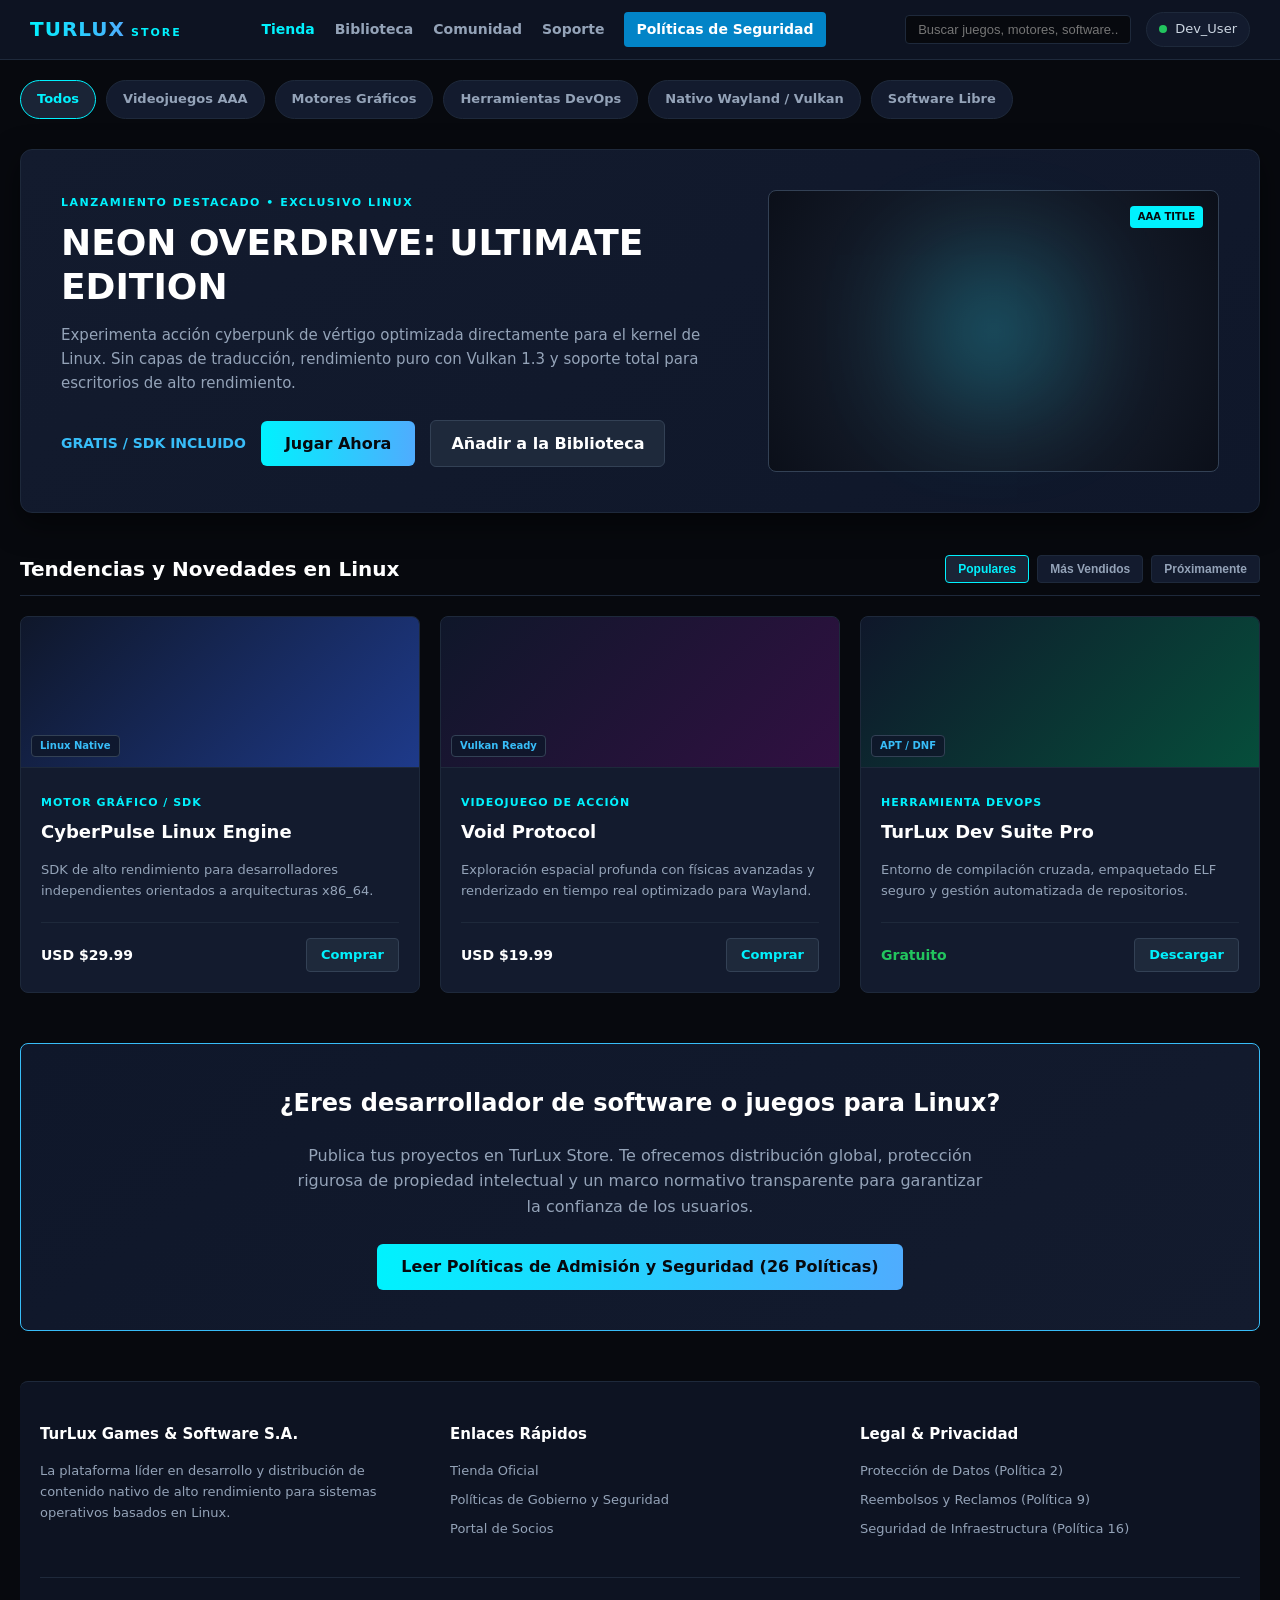
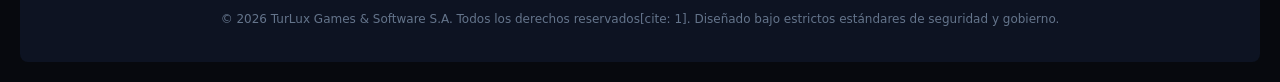
<file: index.html>
<!DOCTYPE html>
<html lang="es">
<head>
    <meta charset="UTF-8">
    <meta name="viewport" content="width=device-width, initial-scale=1.0">
    <title>TurLux Store - Ecosistema Linux & Gaming</title>
    <link rel="stylesheet" href="estilos.css">
</head>
<body>

    <!-- BARRA SUPERIOR ESTILO CLIENTE DE JUEGOS -->
    <header class="store-topbar">
        <div class="store-brand">
            <span class="brand-logo">TURLUX</span>
            <span class="brand-sub">STORE</span>
        </div>
        <nav class="store-nav">
            <a href="index.html" class="active">Tienda</a>
            <a href="#biblioteca">Biblioteca</a>
            <a href="#comunidad">Comunidad</a>
            <a href="#soporte">Soporte</a>
            <a href="politica_actualizada.html" class="nav-policy-btn">Políticas de Seguridad</a>
        </nav>
        <div class="store-user-actions">
            <div class="search-box">
                <input type="text" placeholder="Buscar juegos, motores, software..." disabled>
            </div>
            <div class="user-profile-mock">
                <span class="status-dot"></span>
                <span>Dev_User</span>
            </div>
        </div>
    </header>

    <div class="store-container">
        
        <!-- CATEGORÍAS RÁPIDAS -->
        <div class="store-categories-bar">
            <a href="#" class="cat-pill active">Todos</a>
            <a href="#" class="cat-pill">Videojuegos AAA</a>
            <a href="#" class="cat-pill">Motores Gráficos</a>
            <a href="#" class="cat-pill">Herramientas DevOps</a>
            <a href="#" class="cat-pill">Nativo Wayland / Vulkan</a>
            <a href="#" class="cat-pill">Software Libre</a>
        </div>

        <!-- HERO BANNER PRINCIPAL (DESTACADO ESTILO STEAM/EPIC) -->
        <section class="store-hero">
            <div class="hero-backdrop">
                <div class="hero-info">
                    <span class="badge-featured">LANZAMIENTO DESTACADO &bull; EXCLUSIVO LINUX</span>
                    <h1>Neon Overdrive: Ultimate Edition</h1>
                    <p class="hero-desc">Experimenta acción cyberpunk de vértigo optimizada directamente para el kernel de Linux. Sin capas de traducción, rendimiento puro con Vulkan 1.3 y soporte total para escritorios de alto rendimiento.</p>
                    <div class="hero-pricing">
                        <span class="price-tag">GRATIS / SDK INCLUIDO</span>
                        <a href="#" class="btn-store-primary">Jugar Ahora</a>
                        <a href="#" class="btn-store-secondary">Añadir a la Biblioteca</a>
                    </div>
                </div>
                <div class="hero-preview-art">
                    <div class="art-frame">
                        <span class="art-tag">AAA TITLE</span>
                        <div class="art-glow"></div>
                    </div>
                </div>
            </div>
        </section>

        <!-- SECCIÓN DE JUEGOS Y SOFTWARE EN TENDENCIA -->
        <section class="store-section">
            <div class="section-header-flex">
                <h2>Tendencias y Novedades en Linux</h2>
                <div class="filter-tabs">
                    <button class="tab-btn active">Populares</button>
                    <button class="tab-btn">Más Vendidos</button>
                    <button class="tab-btn">Próximamente</button>
                </div>
            </div>

            <div class="store-grid-products">
                <!-- Producto 1 -->
                <div class="product-card">
                    <div class="product-thumb engine-thumb">
                        <span class="os-badge">Linux Native</span>
                    </div>
                    <div class="product-details">
                        <span class="product-category">Motor Gráfico / SDK</span>
                        <h3>CyberPulse Linux Engine</h3>
                        <p class="product-snippet">SDK de alto rendimiento para desarrolladores independientes orientados a arquitecturas x86_64.</p>
                        <div class="product-footer">
                            <span class="product-price">USD $29.99</span>
                            <a href="#" class="btn-buy">Comprar</a>
                        </div>
                    </div>
                </div>

                <!-- Producto 2 -->
                <div class="product-card">
                    <div class="product-thumb game-thumb">
                        <span class="os-badge">Vulkan Ready</span>
                    </div>
                    <div class="product-details">
                        <span class="product-category">Videojuego de Acción</span>
                        <h3>Void Protocol</h3>
                        <p class="product-snippet">Exploración espacial profunda con físicas avanzadas y renderizado en tiempo real optimizado para Wayland.</p>
                        <div class="product-footer">
                            <span class="product-price">USD $19.99</span>
                            <a href="#" class="btn-buy">Comprar</a>
                        </div>
                    </div>
                </div>

                <!-- Producto 3 -->
                <div class="product-card">
                    <div class="product-thumb dev-thumb">
                        <span class="os-badge">APT / DNF</span>
                    </div>
                    <div class="product-details">
                        <span class="product-category">Herramienta DevOps</span>
                        <h3>TurLux Dev Suite Pro</h3>
                        <p class="product-snippet">Entorno de compilación cruzada, empaquetado ELF seguro y gestión automatizada de repositorios.</p>
                        <div class="product-footer">
                            <span class="product-price free">Gratuito</span>
                            <a href="#" class="btn-buy">Descargar</a>
                        </div>
                    </div>
                </div>
            </div>
        </section>

        <!-- SECCIÓN ESPECIAL: PORTAL DE DESARROLLADORES Y SEGURIDAD -->
        <section class="store-banner-alt">
            <div class="alt-content">
                <h2>¿Eres desarrollador de software o juegos para Linux?</h2>
                <p>Publica tus proyectos en TurLux Store. Te ofrecemos distribución global, protección rigurosa de propiedad intelectual y un marco normativo transparente para garantizar la confianza de los usuarios.</p>
                <div class="alt-buttons">
                    <a href="politica_actualizada.html" class="btn-store-primary">Leer Políticas de Admisión y Seguridad (26 Políticas)</a>
                </div>
            </div>
        </section>

        <!-- PIE DE PÁGINA PROFESIONAL -->
        <footer class="store-footer">
            <div class="footer-grid">
                <div class="footer-col">
                    <h4>TurLux Games & Software S.A.</h4>
                    <p>La plataforma líder en desarrollo y distribución de contenido nativo de alto rendimiento para sistemas operativos basados en Linux.</p>
                </div>
                <div class="footer-col">
                    <h4>Enlaces Rápidos</h4>
                    <a href="index.html">Tienda Oficial</a>
                    <a href="politica_actualizada.html">Políticas de Gobierno y Seguridad</a>
                    <a href="#">Portal de Socios</a>
                </div>
                <div class="footer-col">
                    <h4>Legal & Privacidad</h4>
                    <a href="politica_actualizada.html">Protección de Datos (Política 2)</a>
                    <a href="politica_actualizada.html">Reembolsos y Reclamos (Política 9)</a>
                    <a href="politica_actualizada.html">Seguridad de Infraestructura (Política 16)</a>
                </div>
            </div>
            <div class="footer-bottom">
                <p>&copy; 2026 TurLux Games & Software S.A. Todos los derechos reservados[cite: 1]. Diseñado bajo estrictos estándares de seguridad y gobierno.</p>
            </div>
        </footer>

    </div>

</body>
</html>
</file>
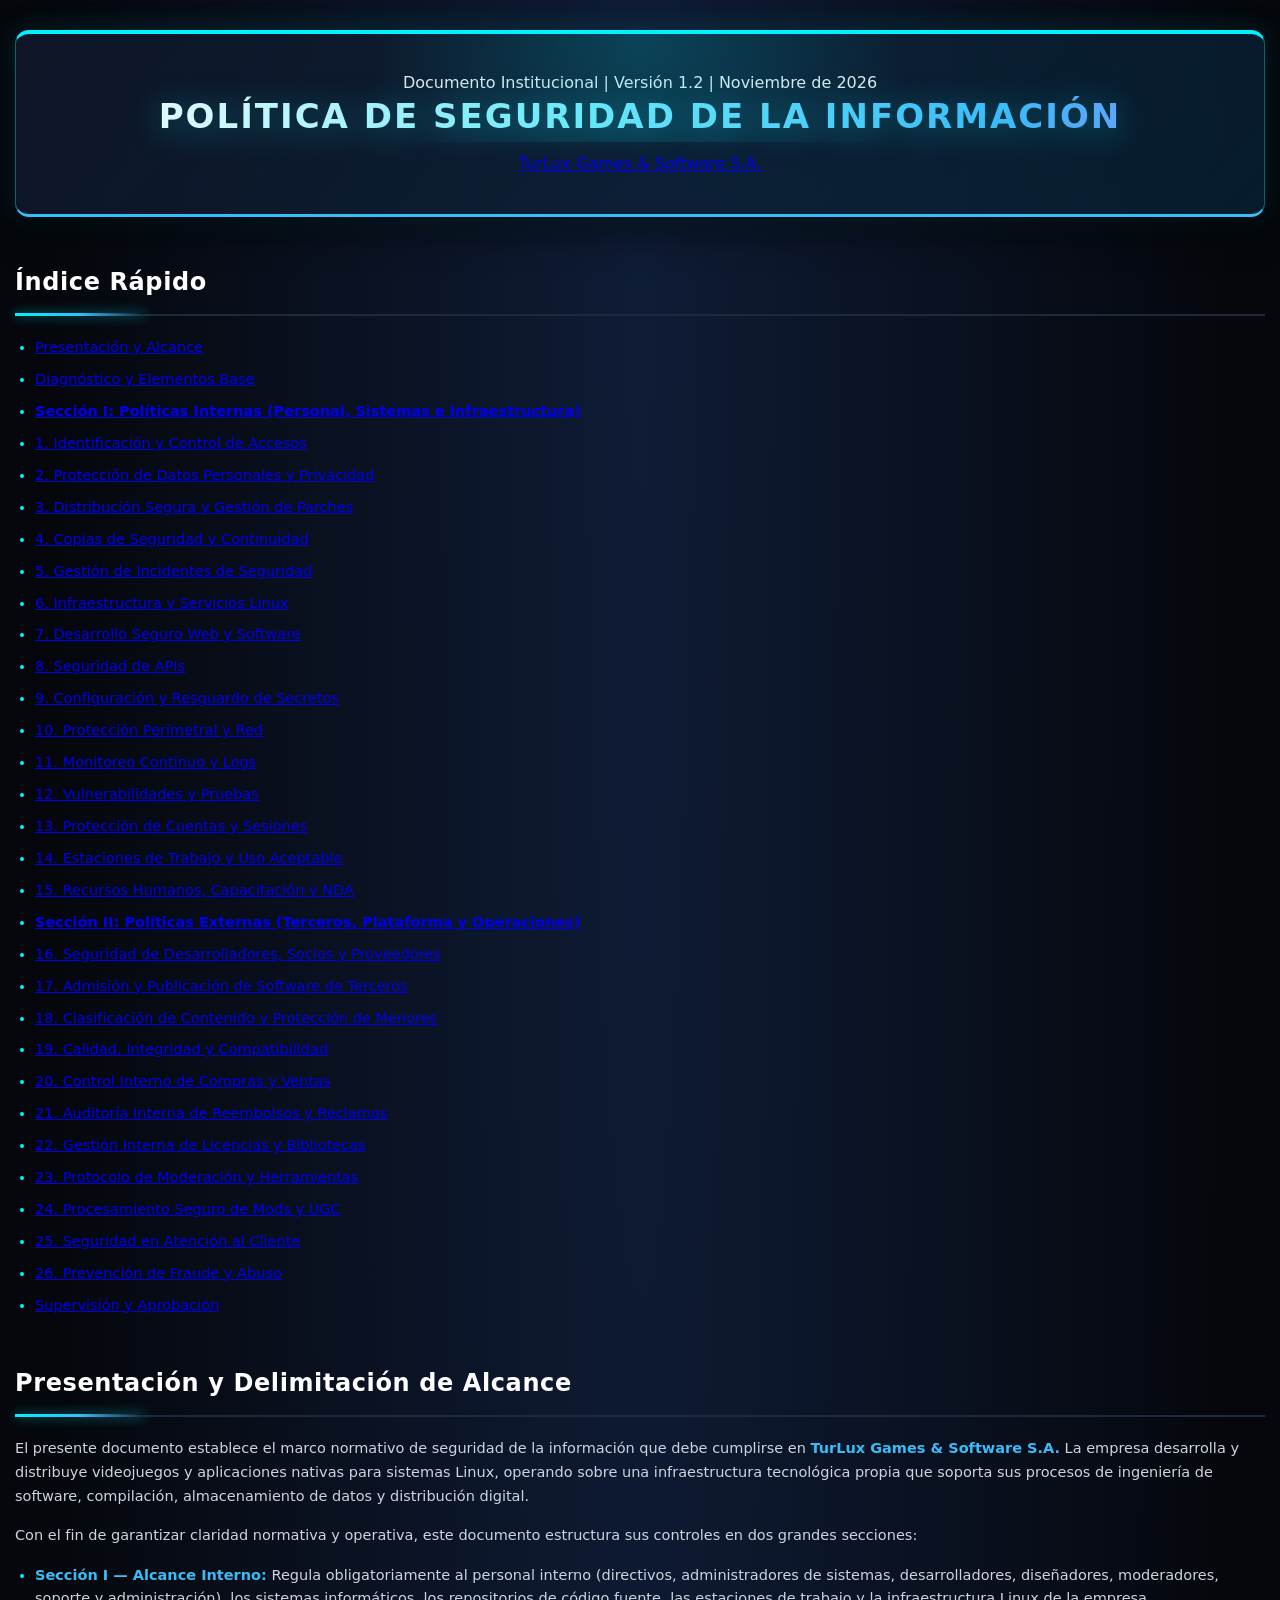
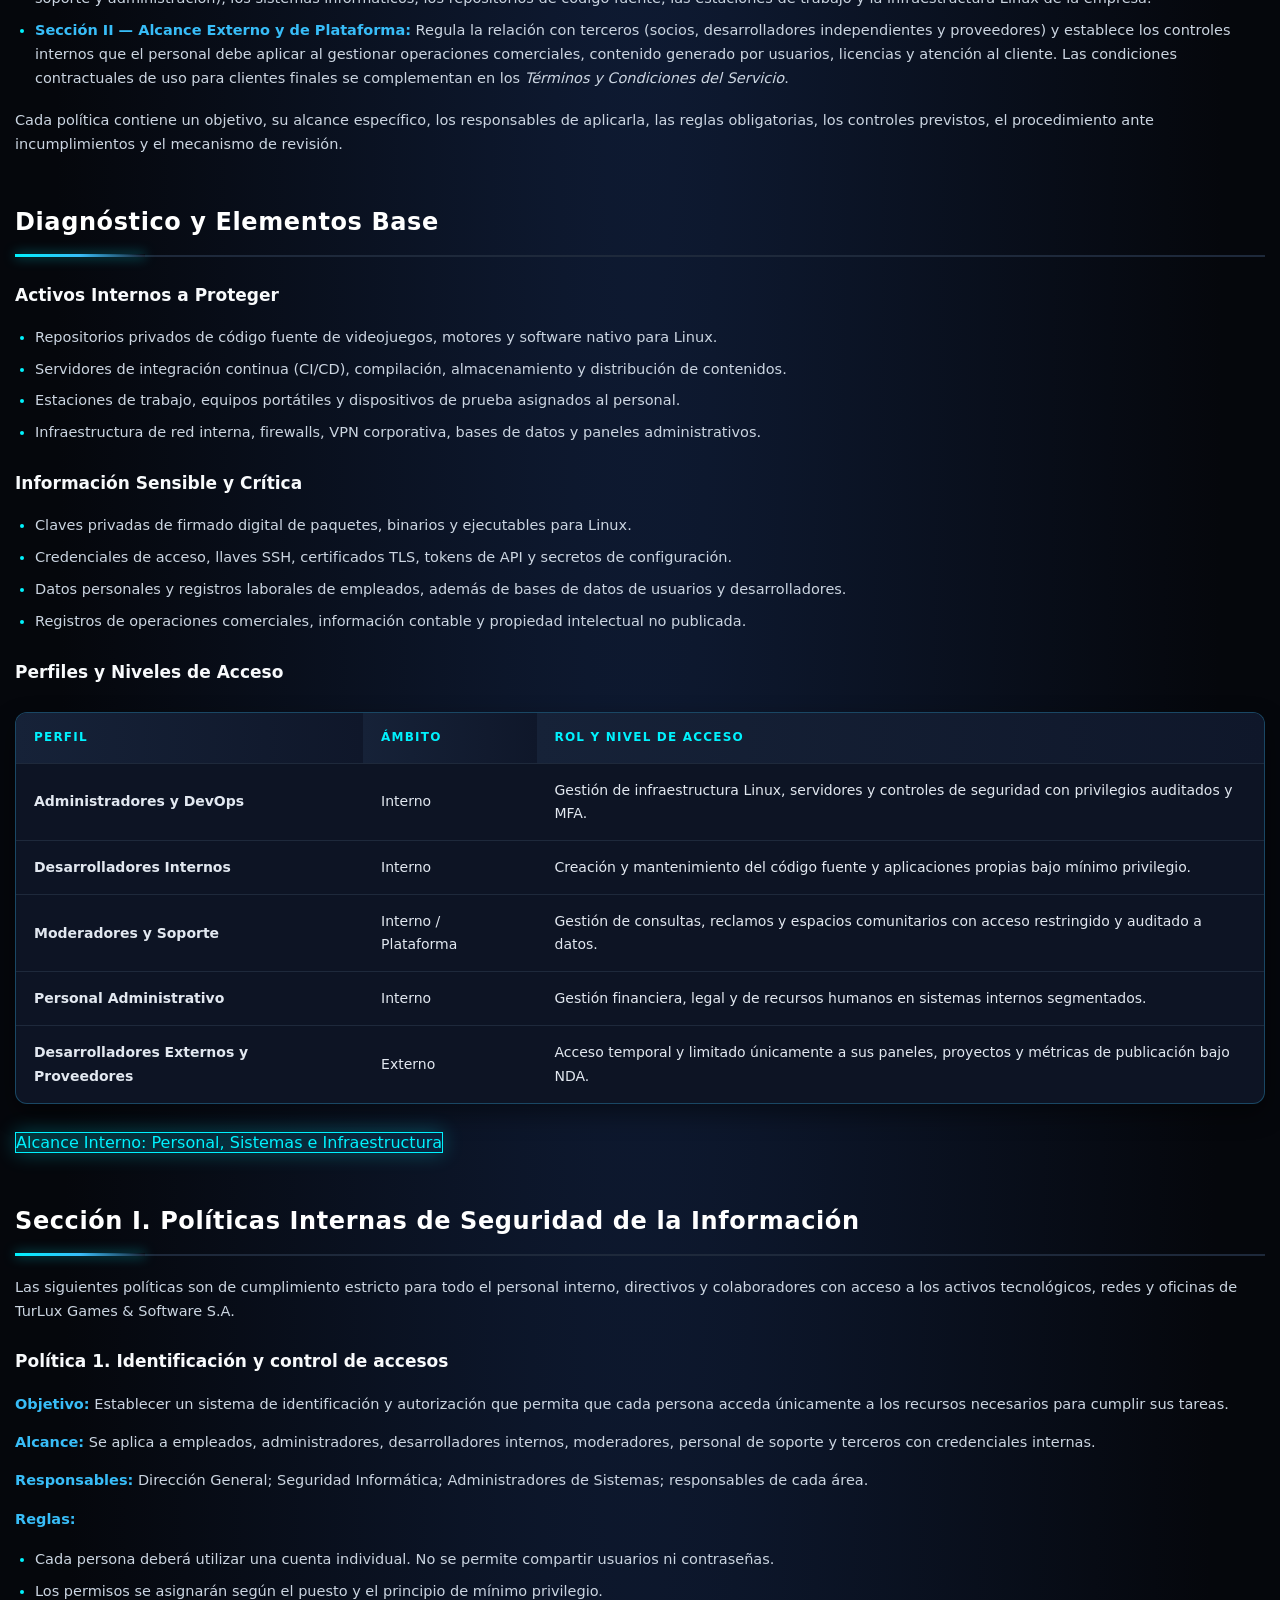
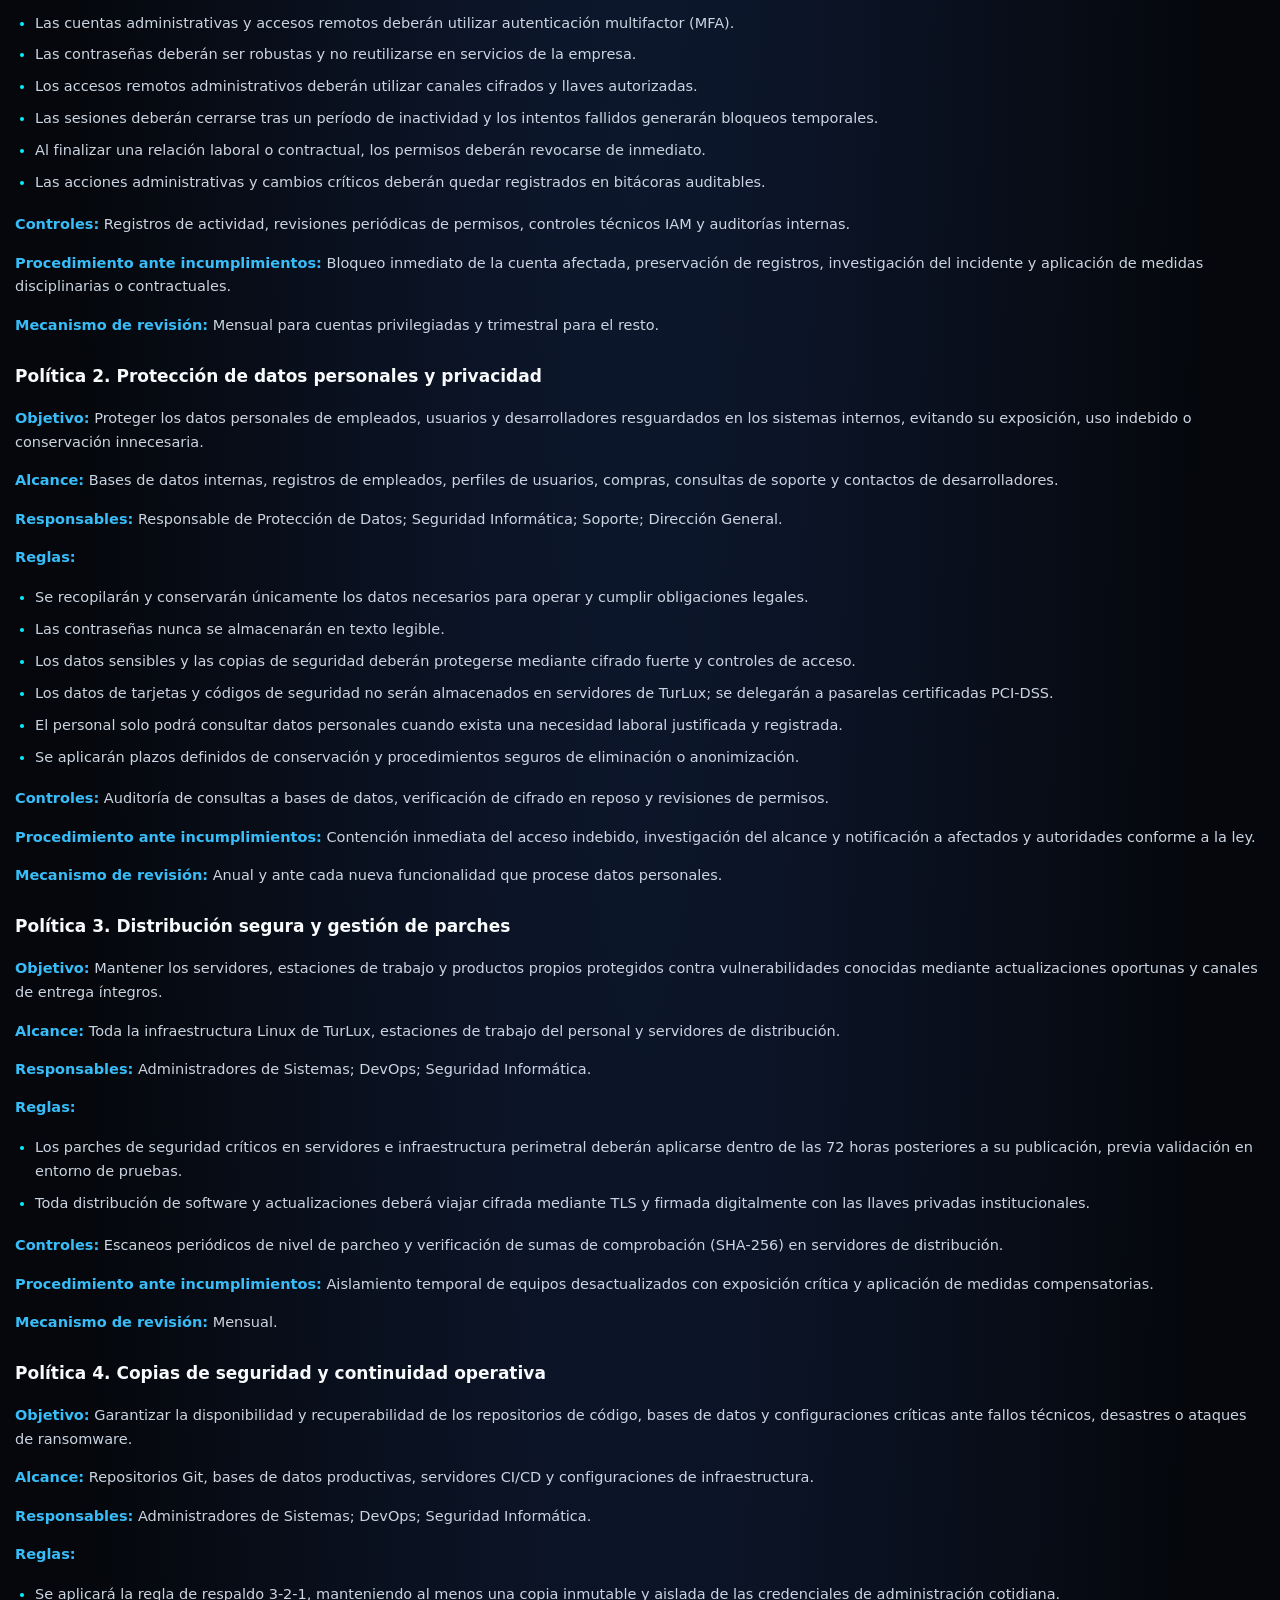
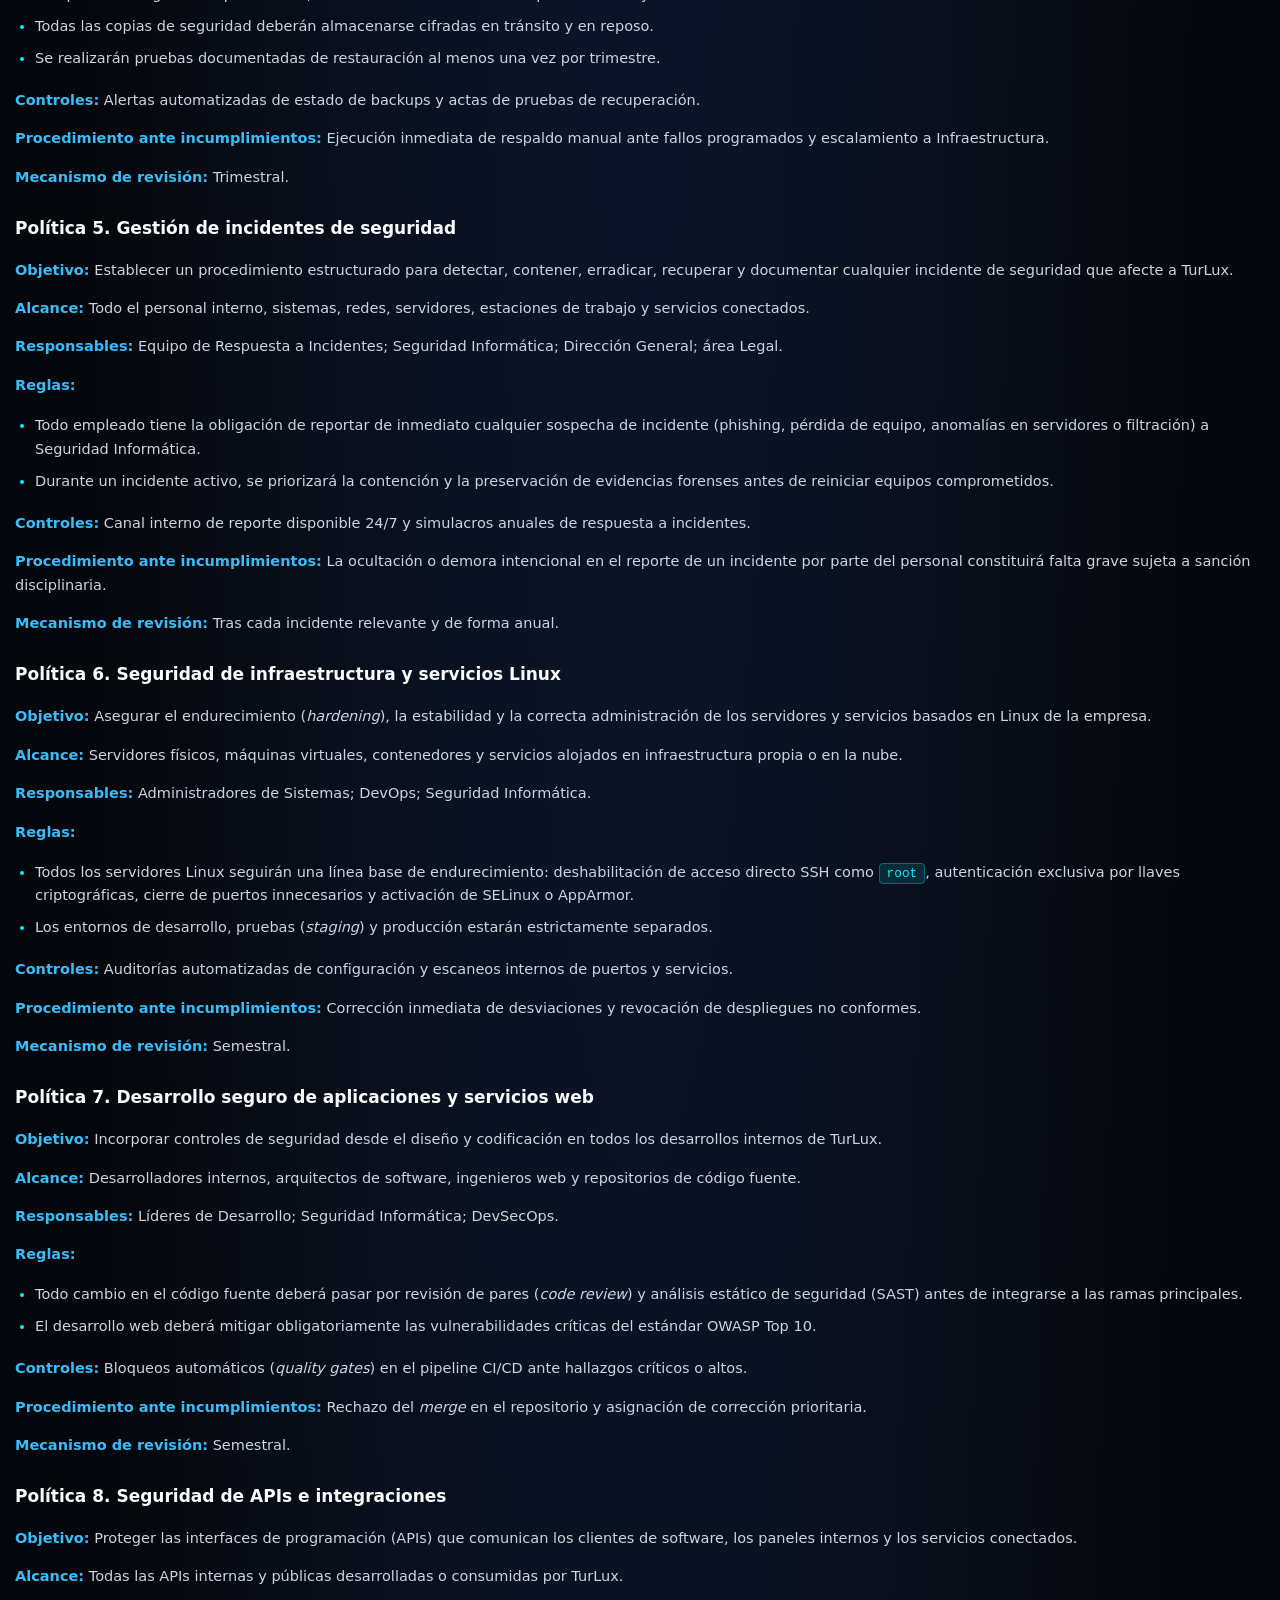
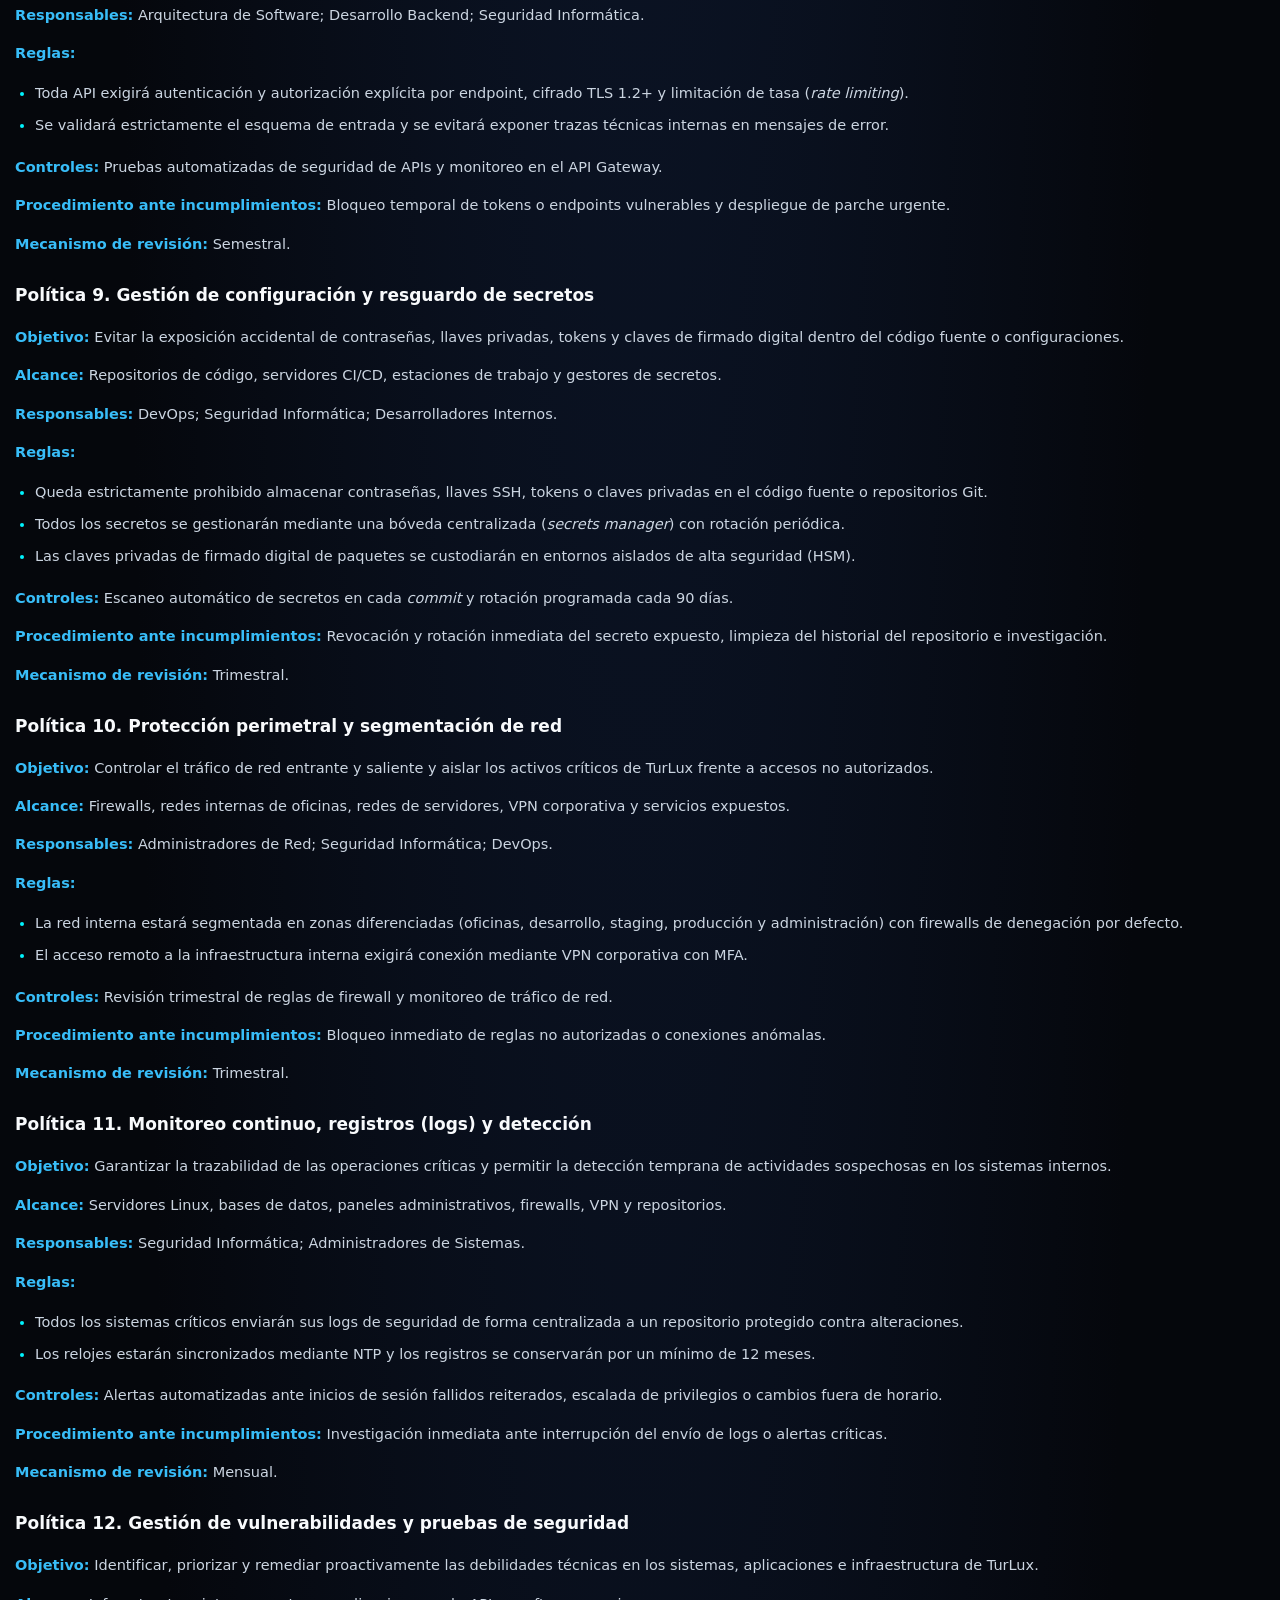
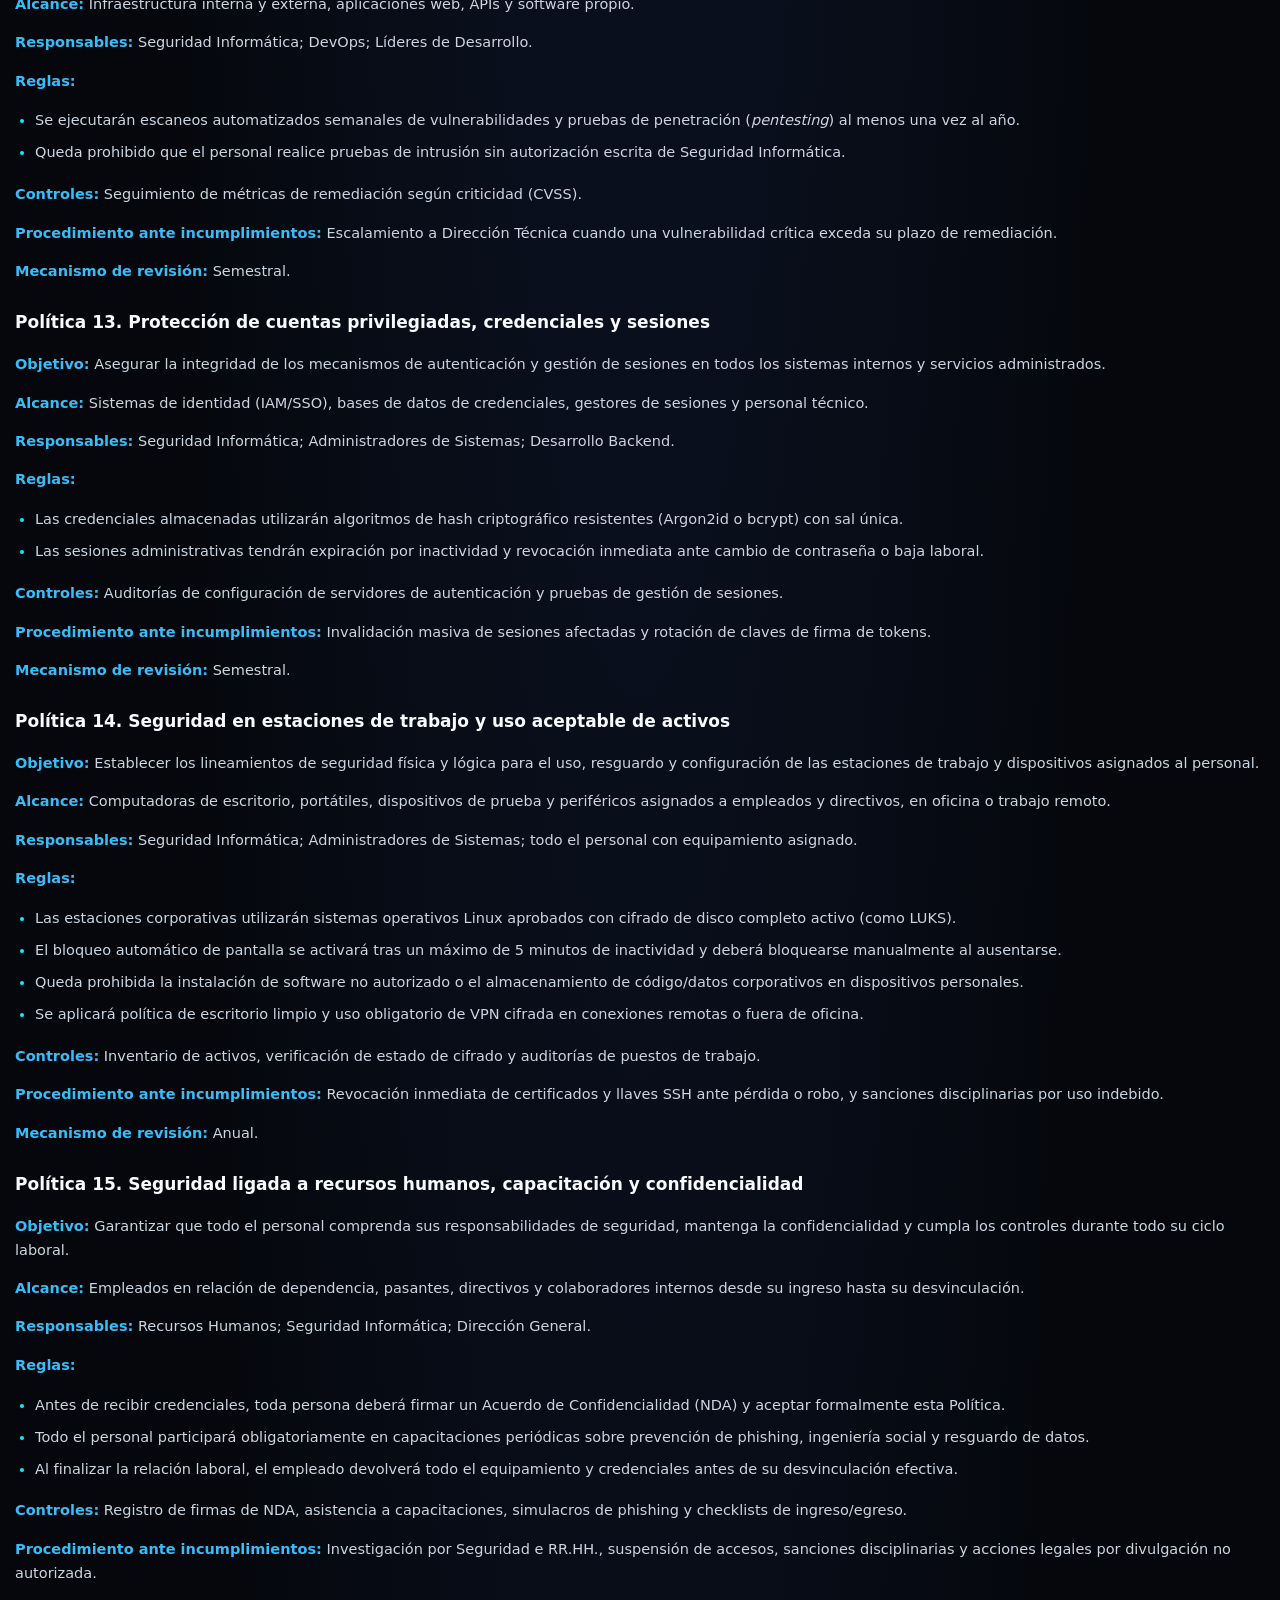
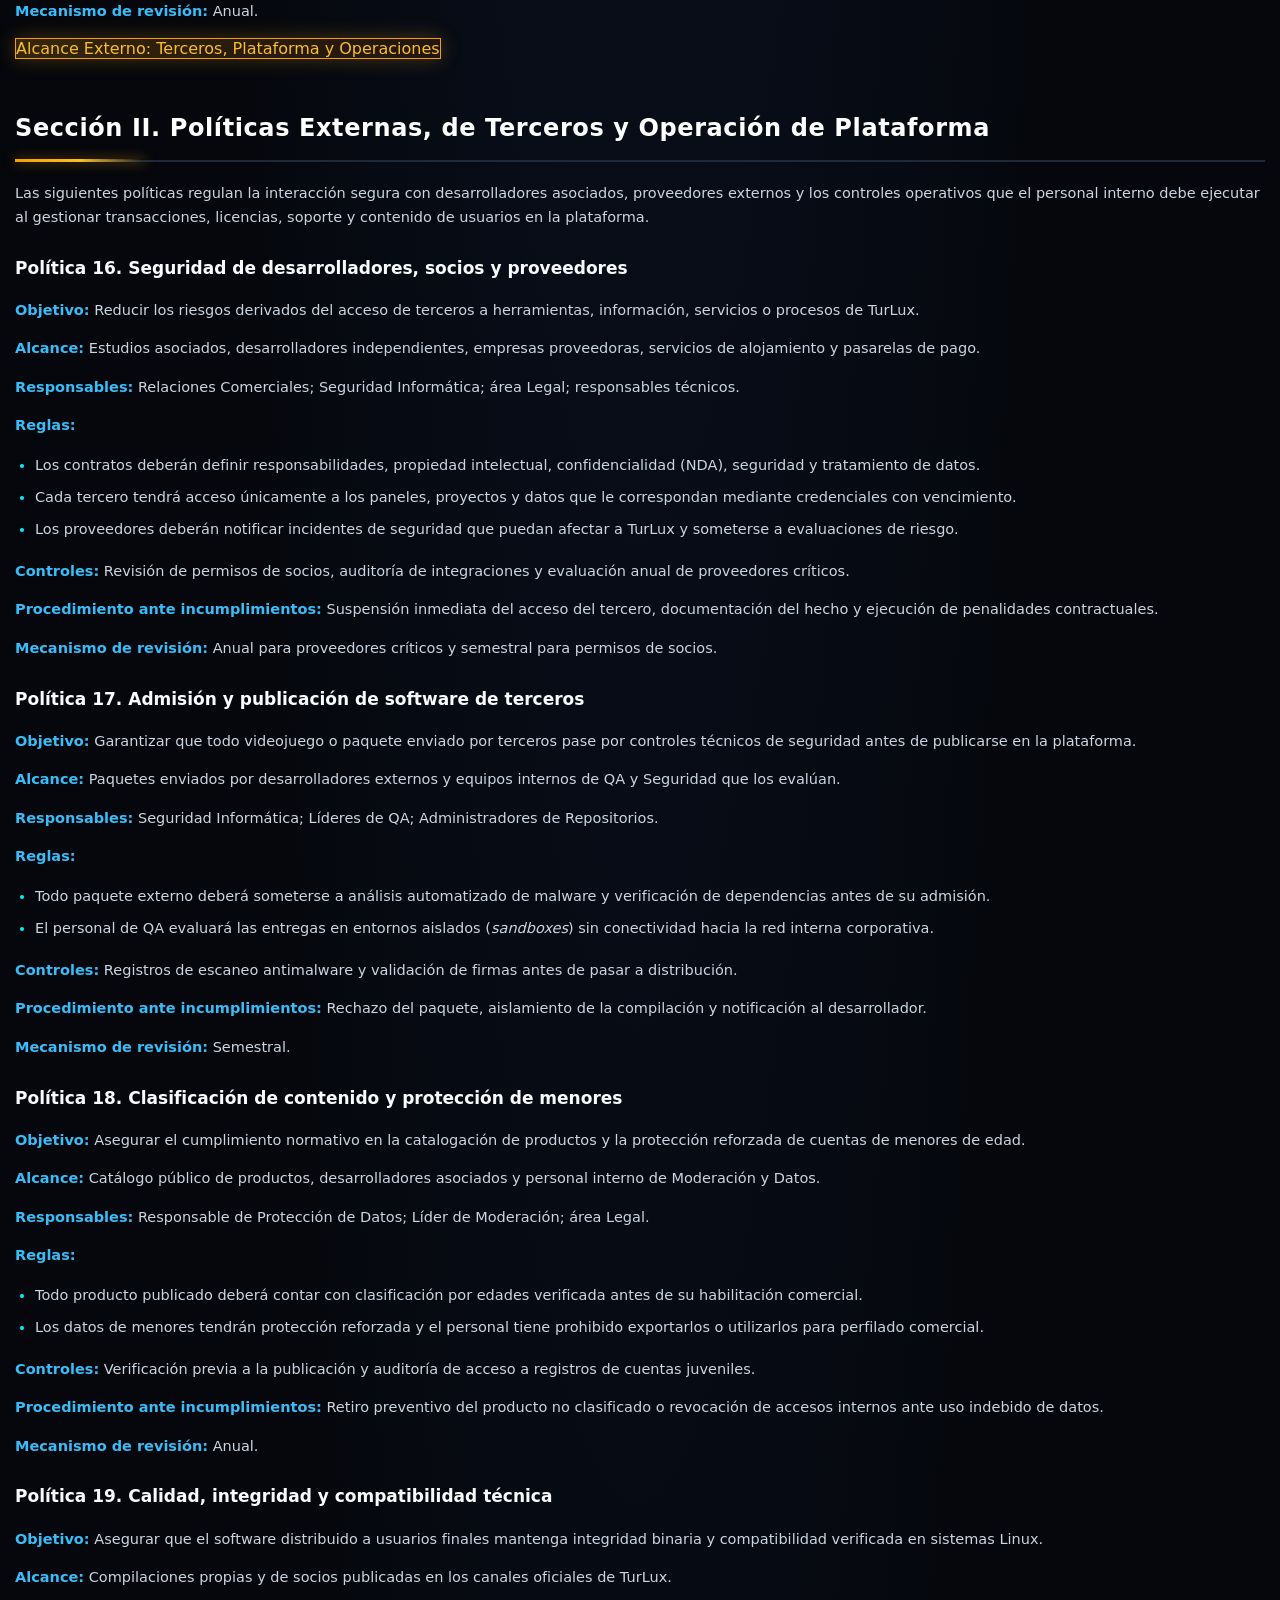
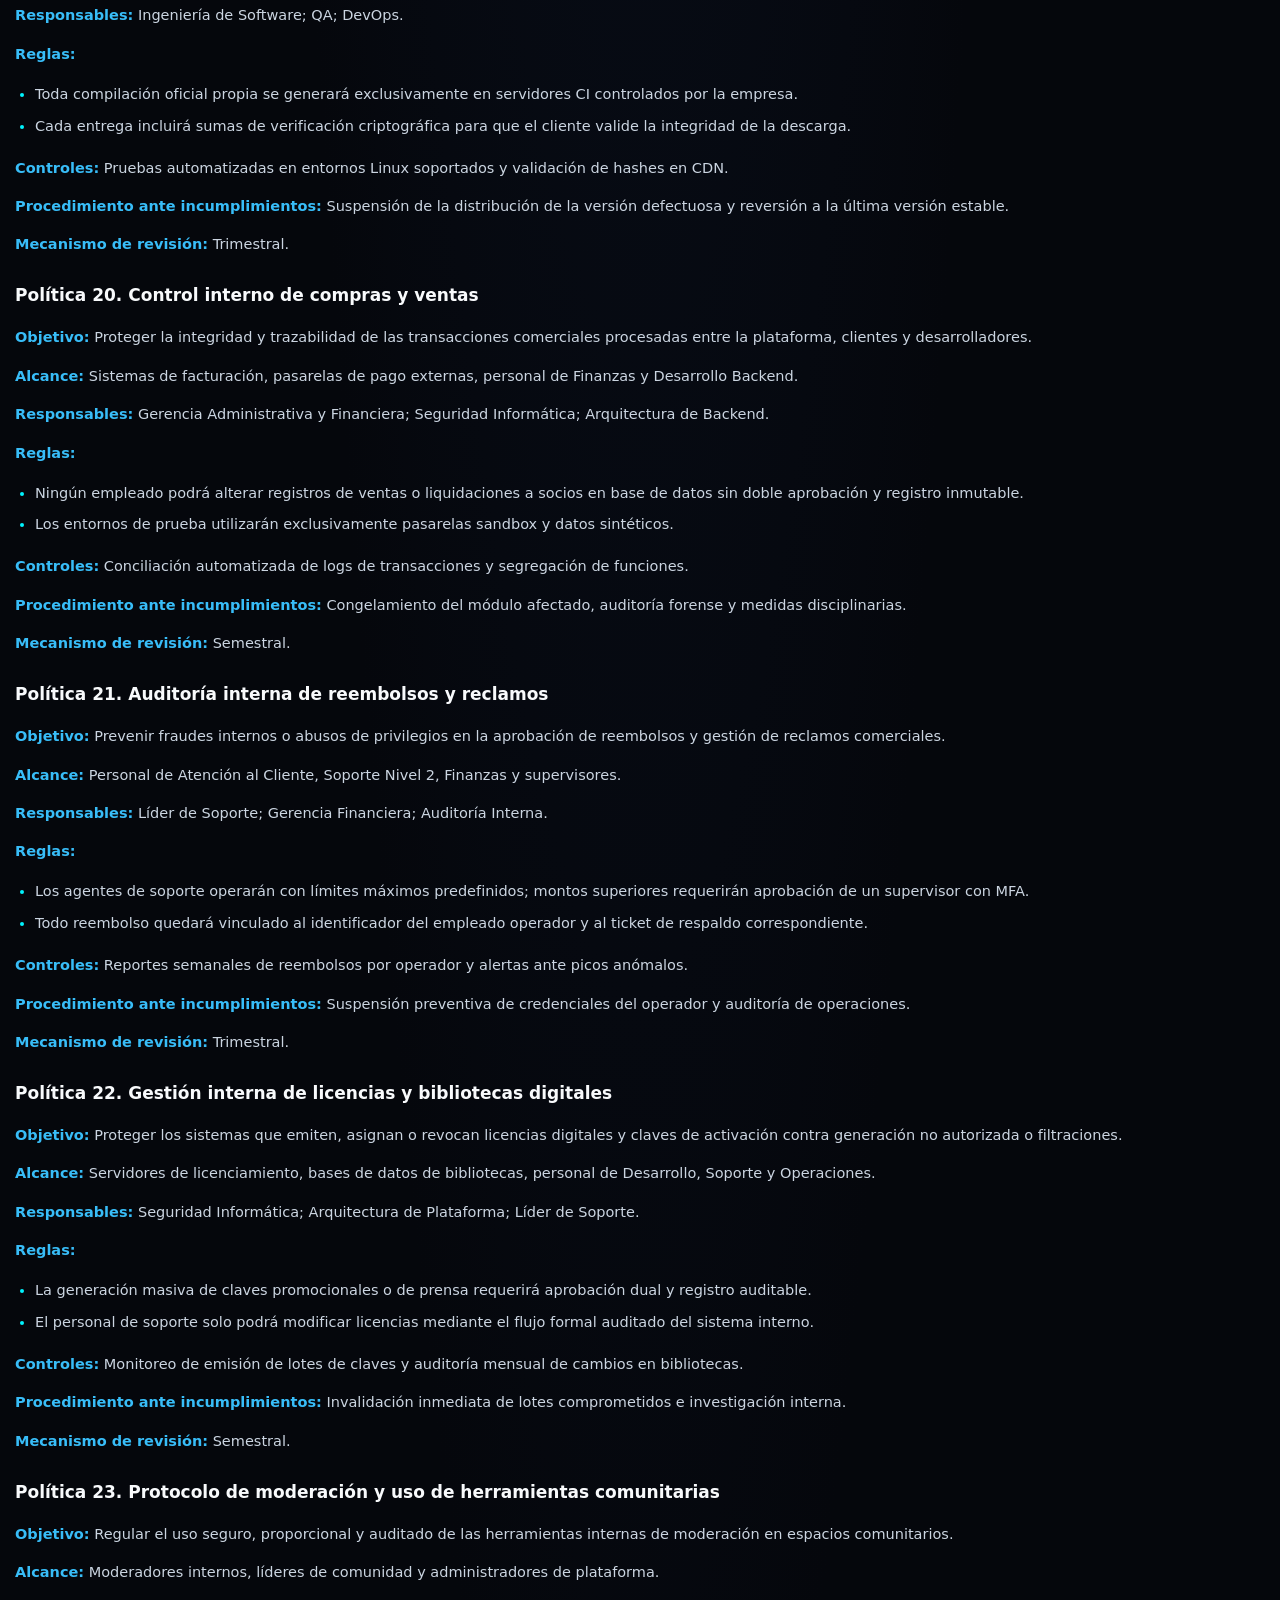
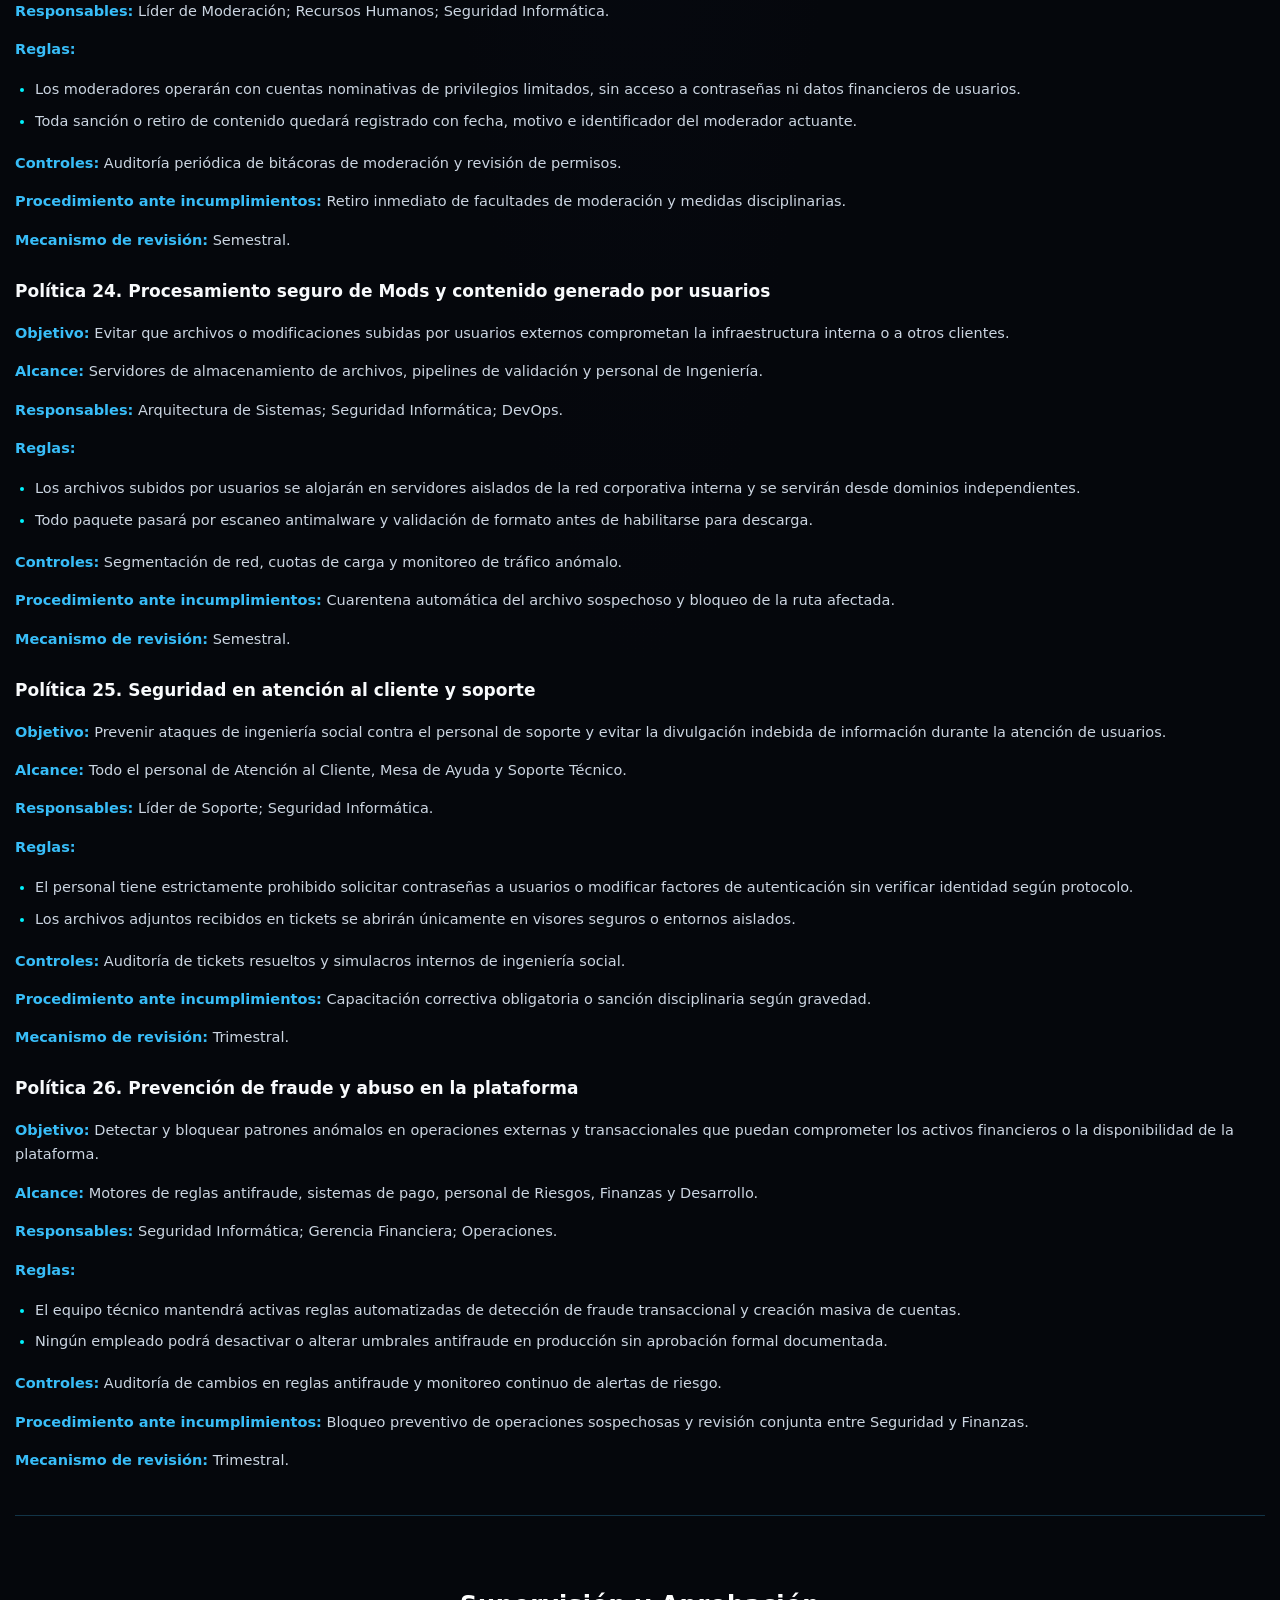
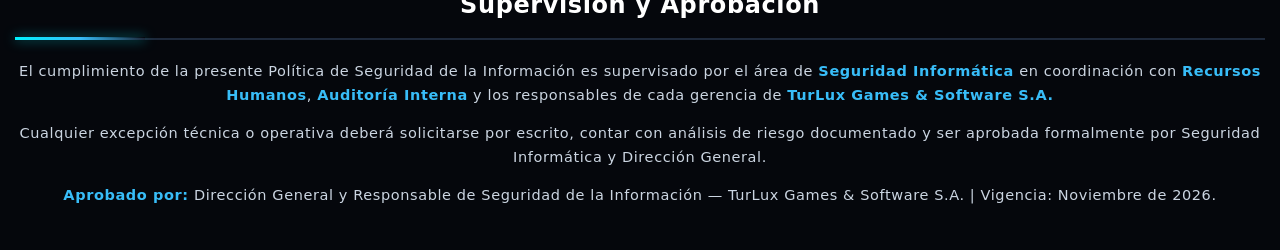
<file: politica_actualizada.html>
<!DOCTYPE html>
<html lang="es">
<head>
    <meta charset="UTF-8">
    <meta name="viewport" content="width=device-width, initial-scale=1.0">
    <title>Política de Seguridad de la Información | TurLux Games & Software S.A.</title>
    <link rel="stylesheet" href="politica.css">
</head>
<body>

    <header>
        <div>Documento Institucional | Versión 1.2 | Noviembre de 2026</div>
        <h1>Política de Seguridad de la Información</h1>
        <div><a href="index.html">TurLux Games &amp; Software S.A.</a></div>
    </header>

    <nav>
        <h2>Índice Rápido</h2>
        <ul>
            <li><a href="#presentacion">Presentación y Alcance</a></li>
            <li><a href="#diagnostico">Diagnóstico y Elementos Base</a></li>
            <li><strong><a href="#seccion-interna">Sección I: Políticas Internas (Personal, Sistemas e Infraestructura)</a></strong></li>
            <li><a href="#politica-1">1. Identificación y Control de Accesos</a></li>
            <li><a href="#politica-2">2. Protección de Datos Personales y Privacidad</a></li>
            <li><a href="#politica-3">3. Distribución Segura y Gestión de Parches</a></li>
            <li><a href="#politica-4">4. Copias de Seguridad y Continuidad</a></li>
            <li><a href="#politica-5">5. Gestión de Incidentes de Seguridad</a></li>
            <li><a href="#politica-6">6. Infraestructura y Servicios Linux</a></li>
            <li><a href="#politica-7">7. Desarrollo Seguro Web y Software</a></li>
            <li><a href="#politica-8">8. Seguridad de APIs</a></li>
            <li><a href="#politica-9">9. Configuración y Resguardo de Secretos</a></li>
            <li><a href="#politica-10">10. Protección Perimetral y Red</a></li>
            <li><a href="#politica-11">11. Monitoreo Continuo y Logs</a></li>
            <li><a href="#politica-12">12. Vulnerabilidades y Pruebas</a></li>
            <li><a href="#politica-13">13. Protección de Cuentas y Sesiones</a></li>
            <li><a href="#politica-14">14. Estaciones de Trabajo y Uso Aceptable</a></li>
            <li><a href="#politica-15">15. Recursos Humanos, Capacitación y NDA</a></li>
            <li><strong><a href="#seccion-externa">Sección II: Políticas Externas (Terceros, Plataforma y Operaciones)</a></strong></li>
            <li><a href="#politica-16">16. Seguridad de Desarrolladores, Socios y Proveedores</a></li>
            <li><a href="#politica-17">17. Admisión y Publicación de Software de Terceros</a></li>
            <li><a href="#politica-18">18. Clasificación de Contenido y Protección de Menores</a></li>
            <li><a href="#politica-19">19. Calidad, Integridad y Compatibilidad</a></li>
            <li><a href="#politica-20">20. Control Interno de Compras y Ventas</a></li>
            <li><a href="#politica-21">21. Auditoría Interna de Reembolsos y Reclamos</a></li>
            <li><a href="#politica-22">22. Gestión Interna de Licencias y Bibliotecas</a></li>
            <li><a href="#politica-23">23. Protocolo de Moderación y Herramientas</a></li>
            <li><a href="#politica-24">24. Procesamiento Seguro de Mods y UGC</a></li>
            <li><a href="#politica-25">25. Seguridad en Atención al Cliente</a></li>
            <li><a href="#politica-26">26. Prevención de Fraude y Abuso</a></li>
            <li><a href="#supervision">Supervisión y Aprobación</a></li>
        </ul>
    </nav>

    <section id="presentacion">
        <h2>Presentación y Delimitación de Alcance</h2>
        <p>El presente documento establece el marco normativo de seguridad de la información que debe cumplirse en <strong>TurLux Games &amp; Software S.A.</strong> La empresa desarrolla y distribuye videojuegos y aplicaciones nativas para sistemas Linux, operando sobre una infraestructura tecnológica propia que soporta sus procesos de ingeniería de software, compilación, almacenamiento de datos y distribución digital.</p>
        <p>Con el fin de garantizar claridad normativa y operativa, este documento estructura sus controles en dos grandes secciones:</p>
        <ul>
            <li><strong>Sección I — Alcance Interno:</strong> Regula obligatoriamente al personal interno (directivos, administradores de sistemas, desarrolladores, diseñadores, moderadores, soporte y administración), los sistemas informáticos, los repositorios de código fuente, las estaciones de trabajo y la infraestructura Linux de la empresa.</li>
            <li><strong>Sección II — Alcance Externo y de Plataforma:</strong> Regula la relación con terceros (socios, desarrolladores independientes y proveedores) y establece los controles internos que el personal debe aplicar al gestionar operaciones comerciales, contenido generado por usuarios, licencias y atención al cliente. Las condiciones contractuales de uso para clientes finales se complementan en los <em>Términos y Condiciones del Servicio</em>.</li>
        </ul>
        <p>Cada política contiene un objetivo, su alcance específico, los responsables de aplicarla, las reglas obligatorias, los controles previstos, el procedimiento ante incumplimientos y el mecanismo de revisión.</p>
    </section>

    <section id="diagnostico">
        <h2>Diagnóstico y Elementos Base</h2>

        <h3>Activos Internos a Proteger</h3>
        <ul>
            <li>Repositorios privados de código fuente de videojuegos, motores y software nativo para Linux.</li>
            <li>Servidores de integración continua (CI/CD), compilación, almacenamiento y distribución de contenidos.</li>
            <li>Estaciones de trabajo, equipos portátiles y dispositivos de prueba asignados al personal.</li>
            <li>Infraestructura de red interna, firewalls, VPN corporativa, bases de datos y paneles administrativos.</li>
        </ul>

        <h3>Información Sensible y Crítica</h3>
        <ul>
            <li>Claves privadas de firmado digital de paquetes, binarios y ejecutables para Linux.</li>
            <li>Credenciales de acceso, llaves SSH, certificados TLS, tokens de API y secretos de configuración.</li>
            <li>Datos personales y registros laborales de empleados, además de bases de datos de usuarios y desarrolladores.</li>
            <li>Registros de operaciones comerciales, información contable y propiedad intelectual no publicada.</li>
        </ul>

        <h3>Perfiles y Niveles de Acceso</h3>
        <table>
            <thead>
                <tr>
                    <th>Perfil</th>
                    <th>Ámbito</th>
                    <th>Rol y Nivel de Acceso</th>
                </tr>
            </thead>
            <tbody>
                <tr>
                    <td><strong>Administradores y DevOps</strong></td>
                    <td>Interno</td>
                    <td>Gestión de infraestructura Linux, servidores y controles de seguridad con privilegios auditados y MFA.</td>
                </tr>
                <tr>
                    <td><strong>Desarrolladores Internos</strong></td>
                    <td>Interno</td>
                    <td>Creación y mantenimiento del código fuente y aplicaciones propias bajo mínimo privilegio.</td>
                </tr>
                <tr>
                    <td><strong>Moderadores y Soporte</strong></td>
                    <td>Interno / Plataforma</td>
                    <td>Gestión de consultas, reclamos y espacios comunitarios con acceso restringido y auditado a datos.</td>
                </tr>
                <tr>
                    <td><strong>Personal Administrativo</strong></td>
                    <td>Interno</td>
                    <td>Gestión financiera, legal y de recursos humanos en sistemas internos segmentados.</td>
                </tr>
                <tr>
                    <td><strong>Desarrolladores Externos y Proveedores</strong></td>
                    <td>Externo</td>
                    <td>Acceso temporal y limitado únicamente a sus paneles, proyectos y métricas de publicación bajo NDA.</td>
                </tr>
            </tbody>
        </table>
    </section>

    <section id="seccion-interna">
        <span class="badge-interno">Alcance Interno: Personal, Sistemas e Infraestructura</span>
        <h2>Sección I. Políticas Internas de Seguridad de la Información</h2>
        <p>Las siguientes políticas son de cumplimiento estricto para todo el personal interno, directivos y colaboradores con acceso a los activos tecnológicos, redes y oficinas de TurLux Games &amp; Software S.A.</p>

        <div id="politica-1" class="politica-card politica-interna">
            <h3>Política 1. Identificación y control de accesos</h3>
            <p><strong>Objetivo:</strong> Establecer un sistema de identificación y autorización que permita que cada persona acceda únicamente a los recursos necesarios para cumplir sus tareas.</p>
            <p><strong>Alcance:</strong> Se aplica a empleados, administradores, desarrolladores internos, moderadores, personal de soporte y terceros con credenciales internas.</p>
            <p><strong>Responsables:</strong> Dirección General; Seguridad Informática; Administradores de Sistemas; responsables de cada área.</p>
            <p><strong>Reglas:</strong></p>
            <ul>
                <li>Cada persona deberá utilizar una cuenta individual. No se permite compartir usuarios ni contraseñas.</li>
                <li>Los permisos se asignarán según el puesto y el principio de mínimo privilegio.</li>
                <li>Las cuentas administrativas y accesos remotos deberán utilizar autenticación multifactor (MFA).</li>
                <li>Las contraseñas deberán ser robustas y no reutilizarse en servicios de la empresa.</li>
                <li>Los accesos remotos administrativos deberán utilizar canales cifrados y llaves autorizadas.</li>
                <li>Las sesiones deberán cerrarse tras un período de inactividad y los intentos fallidos generarán bloqueos temporales.</li>
                <li>Al finalizar una relación laboral o contractual, los permisos deberán revocarse de inmediato.</li>
                <li>Las acciones administrativas y cambios críticos deberán quedar registrados en bitácoras auditables.</li>
            </ul>
            <p><strong>Controles:</strong> Registros de actividad, revisiones periódicas de permisos, controles técnicos IAM y auditorías internas.</p>
            <p><strong>Procedimiento ante incumplimientos:</strong> Bloqueo inmediato de la cuenta afectada, preservación de registros, investigación del incidente y aplicación de medidas disciplinarias o contractuales.</p>
            <p><strong>Mecanismo de revisión:</strong> Mensual para cuentas privilegiadas y trimestral para el resto.</p>
        </div>

        <div id="politica-2" class="politica-card politica-interna">
            <h3>Política 2. Protección de datos personales y privacidad</h3>
            <p><strong>Objetivo:</strong> Proteger los datos personales de empleados, usuarios y desarrolladores resguardados en los sistemas internos, evitando su exposición, uso indebido o conservación innecesaria.</p>
            <p><strong>Alcance:</strong> Bases de datos internas, registros de empleados, perfiles de usuarios, compras, consultas de soporte y contactos de desarrolladores.</p>
            <p><strong>Responsables:</strong> Responsable de Protección de Datos; Seguridad Informática; Soporte; Dirección General.</p>
            <p><strong>Reglas:</strong></p>
            <ul>
                <li>Se recopilarán y conservarán únicamente los datos necesarios para operar y cumplir obligaciones legales.</li>
                <li>Las contraseñas nunca se almacenarán en texto legible.</li>
                <li>Los datos sensibles y las copias de seguridad deberán protegerse mediante cifrado fuerte y controles de acceso.</li>
                <li>Los datos de tarjetas y códigos de seguridad no serán almacenados en servidores de TurLux; se delegarán a pasarelas certificadas PCI-DSS.</li>
                <li>El personal solo podrá consultar datos personales cuando exista una necesidad laboral justificada y registrada.</li>
                <li>Se aplicarán plazos definidos de conservación y procedimientos seguros de eliminación o anonimización.</li>
            </ul>
            <p><strong>Controles:</strong> Auditoría de consultas a bases de datos, verificación de cifrado en reposo y revisiones de permisos.</p>
            <p><strong>Procedimiento ante incumplimientos:</strong> Contención inmediata del acceso indebido, investigación del alcance y notificación a afectados y autoridades conforme a la ley.</p>
            <p><strong>Mecanismo de revisión:</strong> Anual y ante cada nueva funcionalidad que procese datos personales.</p>
        </div>

        <div id="politica-3" class="politica-card politica-interna">
            <h3>Política 3. Distribución segura y gestión de parches</h3>
            <p><strong>Objetivo:</strong> Mantener los servidores, estaciones de trabajo y productos propios protegidos contra vulnerabilidades conocidas mediante actualizaciones oportunas y canales de entrega íntegros.</p>
            <p><strong>Alcance:</strong> Toda la infraestructura Linux de TurLux, estaciones de trabajo del personal y servidores de distribución.</p>
            <p><strong>Responsables:</strong> Administradores de Sistemas; DevOps; Seguridad Informática.</p>
            <p><strong>Reglas:</strong></p>
            <ul>
                <li>Los parches de seguridad críticos en servidores e infraestructura perimetral deberán aplicarse dentro de las 72 horas posteriores a su publicación, previa validación en entorno de pruebas.</li>
                <li>Toda distribución de software y actualizaciones deberá viajar cifrada mediante TLS y firmada digitalmente con las llaves privadas institucionales.</li>
            </ul>
            <p><strong>Controles:</strong> Escaneos periódicos de nivel de parcheo y verificación de sumas de comprobación (SHA-256) en servidores de distribución.</p>
            <p><strong>Procedimiento ante incumplimientos:</strong> Aislamiento temporal de equipos desactualizados con exposición crítica y aplicación de medidas compensatorias.</p>
            <p><strong>Mecanismo de revisión:</strong> Mensual.</p>
        </div>

        <div id="politica-4" class="politica-card politica-interna">
            <h3>Política 4. Copias de seguridad y continuidad operativa</h3>
            <p><strong>Objetivo:</strong> Garantizar la disponibilidad y recuperabilidad de los repositorios de código, bases de datos y configuraciones críticas ante fallos técnicos, desastres o ataques de ransomware.</p>
            <p><strong>Alcance:</strong> Repositorios Git, bases de datos productivas, servidores CI/CD y configuraciones de infraestructura.</p>
            <p><strong>Responsables:</strong> Administradores de Sistemas; DevOps; Seguridad Informática.</p>
            <p><strong>Reglas:</strong></p>
            <ul>
                <li>Se aplicará la regla de respaldo 3-2-1, manteniendo al menos una copia inmutable y aislada de las credenciales de administración cotidiana.</li>
                <li>Todas las copias de seguridad deberán almacenarse cifradas en tránsito y en reposo.</li>
                <li>Se realizarán pruebas documentadas de restauración al menos una vez por trimestre.</li>
            </ul>
            <p><strong>Controles:</strong> Alertas automatizadas de estado de backups y actas de pruebas de recuperación.</p>
            <p><strong>Procedimiento ante incumplimientos:</strong> Ejecución inmediata de respaldo manual ante fallos programados y escalamiento a Infraestructura.</p>
            <p><strong>Mecanismo de revisión:</strong> Trimestral.</p>
        </div>

        <div id="politica-5" class="politica-card politica-interna">
            <h3>Política 5. Gestión de incidentes de seguridad</h3>
            <p><strong>Objetivo:</strong> Establecer un procedimiento estructurado para detectar, contener, erradicar, recuperar y documentar cualquier incidente de seguridad que afecte a TurLux.</p>
            <p><strong>Alcance:</strong> Todo el personal interno, sistemas, redes, servidores, estaciones de trabajo y servicios conectados.</p>
            <p><strong>Responsables:</strong> Equipo de Respuesta a Incidentes; Seguridad Informática; Dirección General; área Legal.</p>
            <p><strong>Reglas:</strong></p>
            <ul>
                <li>Todo empleado tiene la obligación de reportar de inmediato cualquier sospecha de incidente (phishing, pérdida de equipo, anomalías en servidores o filtración) a Seguridad Informática.</li>
                <li>Durante un incidente activo, se priorizará la contención y la preservación de evidencias forenses antes de reiniciar equipos comprometidos.</li>
            </ul>
            <p><strong>Controles:</strong> Canal interno de reporte disponible 24/7 y simulacros anuales de respuesta a incidentes.</p>
            <p><strong>Procedimiento ante incumplimientos:</strong> La ocultación o demora intencional en el reporte de un incidente por parte del personal constituirá falta grave sujeta a sanción disciplinaria.</p>
            <p><strong>Mecanismo de revisión:</strong> Tras cada incidente relevante y de forma anual.</p>
        </div>

        <div id="politica-6" class="politica-card politica-interna">
            <h3>Política 6. Seguridad de infraestructura y servicios Linux</h3>
            <p><strong>Objetivo:</strong> Asegurar el endurecimiento (<em>hardening</em>), la estabilidad y la correcta administración de los servidores y servicios basados en Linux de la empresa.</p>
            <p><strong>Alcance:</strong> Servidores físicos, máquinas virtuales, contenedores y servicios alojados en infraestructura propia o en la nube.</p>
            <p><strong>Responsables:</strong> Administradores de Sistemas; DevOps; Seguridad Informática.</p>
            <p><strong>Reglas:</strong></p>
            <ul>
                <li>Todos los servidores Linux seguirán una línea base de endurecimiento: deshabilitación de acceso directo SSH como <code>root</code>, autenticación exclusiva por llaves criptográficas, cierre de puertos innecesarios y activación de SELinux o AppArmor.</li>
                <li>Los entornos de desarrollo, pruebas (<em>staging</em>) y producción estarán estrictamente separados.</li>
            </ul>
            <p><strong>Controles:</strong> Auditorías automatizadas de configuración y escaneos internos de puertos y servicios.</p>
            <p><strong>Procedimiento ante incumplimientos:</strong> Corrección inmediata de desviaciones y revocación de despliegues no conformes.</p>
            <p><strong>Mecanismo de revisión:</strong> Semestral.</p>
        </div>

        <div id="politica-7" class="politica-card politica-interna">
            <h3>Política 7. Desarrollo seguro de aplicaciones y servicios web</h3>
            <p><strong>Objetivo:</strong> Incorporar controles de seguridad desde el diseño y codificación en todos los desarrollos internos de TurLux.</p>
            <p><strong>Alcance:</strong> Desarrolladores internos, arquitectos de software, ingenieros web y repositorios de código fuente.</p>
            <p><strong>Responsables:</strong> Líderes de Desarrollo; Seguridad Informática; DevSecOps.</p>
            <p><strong>Reglas:</strong></p>
            <ul>
                <li>Todo cambio en el código fuente deberá pasar por revisión de pares (<em>code review</em>) y análisis estático de seguridad (SAST) antes de integrarse a las ramas principales.</li>
                <li>El desarrollo web deberá mitigar obligatoriamente las vulnerabilidades críticas del estándar OWASP Top 10.</li>
            </ul>
            <p><strong>Controles:</strong> Bloqueos automáticos (<em>quality gates</em>) en el pipeline CI/CD ante hallazgos críticos o altos.</p>
            <p><strong>Procedimiento ante incumplimientos:</strong> Rechazo del <em>merge</em> en el repositorio y asignación de corrección prioritaria.</p>
            <p><strong>Mecanismo de revisión:</strong> Semestral.</p>
        </div>

        <div id="politica-8" class="politica-card politica-interna">
            <h3>Política 8. Seguridad de APIs e integraciones</h3>
            <p><strong>Objetivo:</strong> Proteger las interfaces de programación (APIs) que comunican los clientes de software, los paneles internos y los servicios conectados.</p>
            <p><strong>Alcance:</strong> Todas las APIs internas y públicas desarrolladas o consumidas por TurLux.</p>
            <p><strong>Responsables:</strong> Arquitectura de Software; Desarrollo Backend; Seguridad Informática.</p>
            <p><strong>Reglas:</strong></p>
            <ul>
                <li>Toda API exigirá autenticación y autorización explícita por endpoint, cifrado TLS 1.2+ y limitación de tasa (<em>rate limiting</em>).</li>
                <li>Se validará estrictamente el esquema de entrada y se evitará exponer trazas técnicas internas en mensajes de error.</li>
            </ul>
            <p><strong>Controles:</strong> Pruebas automatizadas de seguridad de APIs y monitoreo en el API Gateway.</p>
            <p><strong>Procedimiento ante incumplimientos:</strong> Bloqueo temporal de tokens o endpoints vulnerables y despliegue de parche urgente.</p>
            <p><strong>Mecanismo de revisión:</strong> Semestral.</p>
        </div>

        <div id="politica-9" class="politica-card politica-interna">
            <h3>Política 9. Gestión de configuración y resguardo de secretos</h3>
            <p><strong>Objetivo:</strong> Evitar la exposición accidental de contraseñas, llaves privadas, tokens y claves de firmado digital dentro del código fuente o configuraciones.</p>
            <p><strong>Alcance:</strong> Repositorios de código, servidores CI/CD, estaciones de trabajo y gestores de secretos.</p>
            <p><strong>Responsables:</strong> DevOps; Seguridad Informática; Desarrolladores Internos.</p>
            <p><strong>Reglas:</strong></p>
            <ul>
                <li>Queda estrictamente prohibido almacenar contraseñas, llaves SSH, tokens o claves privadas en el código fuente o repositorios Git.</li>
                <li>Todos los secretos se gestionarán mediante una bóveda centralizada (<em>secrets manager</em>) con rotación periódica.</li>
                <li>Las claves privadas de firmado digital de paquetes se custodiarán en entornos aislados de alta seguridad (HSM).</li>
            </ul>
            <p><strong>Controles:</strong> Escaneo automático de secretos en cada <em>commit</em> y rotación programada cada 90 días.</p>
            <p><strong>Procedimiento ante incumplimientos:</strong> Revocación y rotación inmediata del secreto expuesto, limpieza del historial del repositorio e investigación.</p>
            <p><strong>Mecanismo de revisión:</strong> Trimestral.</p>
        </div>

        <div id="politica-10" class="politica-card politica-interna">
            <h3>Política 10. Protección perimetral y segmentación de red</h3>
            <p><strong>Objetivo:</strong> Controlar el tráfico de red entrante y saliente y aislar los activos críticos de TurLux frente a accesos no autorizados.</p>
            <p><strong>Alcance:</strong> Firewalls, redes internas de oficinas, redes de servidores, VPN corporativa y servicios expuestos.</p>
            <p><strong>Responsables:</strong> Administradores de Red; Seguridad Informática; DevOps.</p>
            <p><strong>Reglas:</strong></p>
            <ul>
                <li>La red interna estará segmentada en zonas diferenciadas (oficinas, desarrollo, staging, producción y administración) con firewalls de denegación por defecto.</li>
                <li>El acceso remoto a la infraestructura interna exigirá conexión mediante VPN corporativa con MFA.</li>
            </ul>
            <p><strong>Controles:</strong> Revisión trimestral de reglas de firewall y monitoreo de tráfico de red.</p>
            <p><strong>Procedimiento ante incumplimientos:</strong> Bloqueo inmediato de reglas no autorizadas o conexiones anómalas.</p>
            <p><strong>Mecanismo de revisión:</strong> Trimestral.</p>
        </div>

        <div id="politica-11" class="politica-card politica-interna">
            <h3>Política 11. Monitoreo continuo, registros (logs) y detección</h3>
            <p><strong>Objetivo:</strong> Garantizar la trazabilidad de las operaciones críticas y permitir la detección temprana de actividades sospechosas en los sistemas internos.</p>
            <p><strong>Alcance:</strong> Servidores Linux, bases de datos, paneles administrativos, firewalls, VPN y repositorios.</p>
            <p><strong>Responsables:</strong> Seguridad Informática; Administradores de Sistemas.</p>
            <p><strong>Reglas:</strong></p>
            <ul>
                <li>Todos los sistemas críticos enviarán sus logs de seguridad de forma centralizada a un repositorio protegido contra alteraciones.</li>
                <li>Los relojes estarán sincronizados mediante NTP y los registros se conservarán por un mínimo de 12 meses.</li>
            </ul>
            <p><strong>Controles:</strong> Alertas automatizadas ante inicios de sesión fallidos reiterados, escalada de privilegios o cambios fuera de horario.</p>
            <p><strong>Procedimiento ante incumplimientos:</strong> Investigación inmediata ante interrupción del envío de logs o alertas críticas.</p>
            <p><strong>Mecanismo de revisión:</strong> Mensual.</p>
        </div>

        <div id="politica-12" class="politica-card politica-interna">
            <h3>Política 12. Gestión de vulnerabilidades y pruebas de seguridad</h3>
            <p><strong>Objetivo:</strong> Identificar, priorizar y remediar proactivamente las debilidades técnicas en los sistemas, aplicaciones e infraestructura de TurLux.</p>
            <p><strong>Alcance:</strong> Infraestructura interna y externa, aplicaciones web, APIs y software propio.</p>
            <p><strong>Responsables:</strong> Seguridad Informática; DevOps; Líderes de Desarrollo.</p>
            <p><strong>Reglas:</strong></p>
            <ul>
                <li>Se ejecutarán escaneos automatizados semanales de vulnerabilidades y pruebas de penetración (<em>pentesting</em>) al menos una vez al año.</li>
                <li>Queda prohibido que el personal realice pruebas de intrusión sin autorización escrita de Seguridad Informática.</li>
            </ul>
            <p><strong>Controles:</strong> Seguimiento de métricas de remediación según criticidad (CVSS).</p>
            <p><strong>Procedimiento ante incumplimientos:</strong> Escalamiento a Dirección Técnica cuando una vulnerabilidad crítica exceda su plazo de remediación.</p>
            <p><strong>Mecanismo de revisión:</strong> Semestral.</p>
        </div>

        <div id="politica-13" class="politica-card politica-interna">
            <h3>Política 13. Protección de cuentas privilegiadas, credenciales y sesiones</h3>
            <p><strong>Objetivo:</strong> Asegurar la integridad de los mecanismos de autenticación y gestión de sesiones en todos los sistemas internos y servicios administrados.</p>
            <p><strong>Alcance:</strong> Sistemas de identidad (IAM/SSO), bases de datos de credenciales, gestores de sesiones y personal técnico.</p>
            <p><strong>Responsables:</strong> Seguridad Informática; Administradores de Sistemas; Desarrollo Backend.</p>
            <p><strong>Reglas:</strong></p>
            <ul>
                <li>Las credenciales almacenadas utilizarán algoritmos de hash criptográfico resistentes (Argon2id o bcrypt) con sal única.</li>
                <li>Las sesiones administrativas tendrán expiración por inactividad y revocación inmediata ante cambio de contraseña o baja laboral.</li>
            </ul>
            <p><strong>Controles:</strong> Auditorías de configuración de servidores de autenticación y pruebas de gestión de sesiones.</p>
            <p><strong>Procedimiento ante incumplimientos:</strong> Invalidación masiva de sesiones afectadas y rotación de claves de firma de tokens.</p>
            <p><strong>Mecanismo de revisión:</strong> Semestral.</p>
        </div>

        <div id="politica-14" class="politica-card politica-interna">
            <h3>Política 14. Seguridad en estaciones de trabajo y uso aceptable de activos</h3>
            <p><strong>Objetivo:</strong> Establecer los lineamientos de seguridad física y lógica para el uso, resguardo y configuración de las estaciones de trabajo y dispositivos asignados al personal.</p>
            <p><strong>Alcance:</strong> Computadoras de escritorio, portátiles, dispositivos de prueba y periféricos asignados a empleados y directivos, en oficina o trabajo remoto.</p>
            <p><strong>Responsables:</strong> Seguridad Informática; Administradores de Sistemas; todo el personal con equipamiento asignado.</p>
            <p><strong>Reglas:</strong></p>
            <ul>
                <li>Las estaciones corporativas utilizarán sistemas operativos Linux aprobados con cifrado de disco completo activo (como LUKS).</li>
                <li>El bloqueo automático de pantalla se activará tras un máximo de 5 minutos de inactividad y deberá bloquearse manualmente al ausentarse.</li>
                <li>Queda prohibida la instalación de software no autorizado o el almacenamiento de código/datos corporativos en dispositivos personales.</li>
                <li>Se aplicará política de escritorio limpio y uso obligatorio de VPN cifrada en conexiones remotas o fuera de oficina.</li>
            </ul>
            <p><strong>Controles:</strong> Inventario de activos, verificación de estado de cifrado y auditorías de puestos de trabajo.</p>
            <p><strong>Procedimiento ante incumplimientos:</strong> Revocación inmediata de certificados y llaves SSH ante pérdida o robo, y sanciones disciplinarias por uso indebido.</p>
            <p><strong>Mecanismo de revisión:</strong> Anual.</p>
        </div>

        <div id="politica-15" class="politica-card politica-interna">
            <h3>Política 15. Seguridad ligada a recursos humanos, capacitación y confidencialidad</h3>
            <p><strong>Objetivo:</strong> Garantizar que todo el personal comprenda sus responsabilidades de seguridad, mantenga la confidencialidad y cumpla los controles durante todo su ciclo laboral.</p>
            <p><strong>Alcance:</strong> Empleados en relación de dependencia, pasantes, directivos y colaboradores internos desde su ingreso hasta su desvinculación.</p>
            <p><strong>Responsables:</strong> Recursos Humanos; Seguridad Informática; Dirección General.</p>
            <p><strong>Reglas:</strong></p>
            <ul>
                <li>Antes de recibir credenciales, toda persona deberá firmar un Acuerdo de Confidencialidad (NDA) y aceptar formalmente esta Política.</li>
                <li>Todo el personal participará obligatoriamente en capacitaciones periódicas sobre prevención de phishing, ingeniería social y resguardo de datos.</li>
                <li>Al finalizar la relación laboral, el empleado devolverá todo el equipamiento y credenciales antes de su desvinculación efectiva.</li>
            </ul>
            <p><strong>Controles:</strong> Registro de firmas de NDA, asistencia a capacitaciones, simulacros de phishing y checklists de ingreso/egreso.</p>
            <p><strong>Procedimiento ante incumplimientos:</strong> Investigación por Seguridad e RR.HH., suspensión de accesos, sanciones disciplinarias y acciones legales por divulgación no autorizada.</p>
            <p><strong>Mecanismo de revisión:</strong> Anual.</p>
        </div>
    </section>

    <section id="seccion-externa">
        <span class="badge-externo">Alcance Externo: Terceros, Plataforma y Operaciones</span>
        <h2>Sección II. Políticas Externas, de Terceros y Operación de Plataforma</h2>
        <p>Las siguientes políticas regulan la interacción segura con desarrolladores asociados, proveedores externos y los controles operativos que el personal interno debe ejecutar al gestionar transacciones, licencias, soporte y contenido de usuarios en la plataforma.</p>

        <div id="politica-16" class="politica-card politica-externa">
            <h3>Política 16. Seguridad de desarrolladores, socios y proveedores</h3>
            <p><strong>Objetivo:</strong> Reducir los riesgos derivados del acceso de terceros a herramientas, información, servicios o procesos de TurLux.</p>
            <p><strong>Alcance:</strong> Estudios asociados, desarrolladores independientes, empresas proveedoras, servicios de alojamiento y pasarelas de pago.</p>
            <p><strong>Responsables:</strong> Relaciones Comerciales; Seguridad Informática; área Legal; responsables técnicos.</p>
            <p><strong>Reglas:</strong></p>
            <ul>
                <li>Los contratos deberán definir responsabilidades, propiedad intelectual, confidencialidad (NDA), seguridad y tratamiento de datos.</li>
                <li>Cada tercero tendrá acceso únicamente a los paneles, proyectos y datos que le correspondan mediante credenciales con vencimiento.</li>
                <li>Los proveedores deberán notificar incidentes de seguridad que puedan afectar a TurLux y someterse a evaluaciones de riesgo.</li>
            </ul>
            <p><strong>Controles:</strong> Revisión de permisos de socios, auditoría de integraciones y evaluación anual de proveedores críticos.</p>
            <p><strong>Procedimiento ante incumplimientos:</strong> Suspensión inmediata del acceso del tercero, documentación del hecho y ejecución de penalidades contractuales.</p>
            <p><strong>Mecanismo de revisión:</strong> Anual para proveedores críticos y semestral para permisos de socios.</p>
        </div>

        <div id="politica-17" class="politica-card politica-externa">
            <h3>Política 17. Admisión y publicación de software de terceros</h3>
            <p><strong>Objetivo:</strong> Garantizar que todo videojuego o paquete enviado por terceros pase por controles técnicos de seguridad antes de publicarse en la plataforma.</p>
            <p><strong>Alcance:</strong> Paquetes enviados por desarrolladores externos y equipos internos de QA y Seguridad que los evalúan.</p>
            <p><strong>Responsables:</strong> Seguridad Informática; Líderes de QA; Administradores de Repositorios.</p>
            <p><strong>Reglas:</strong></p>
            <ul>
                <li>Todo paquete externo deberá someterse a análisis automatizado de malware y verificación de dependencias antes de su admisión.</li>
                <li>El personal de QA evaluará las entregas en entornos aislados (<em>sandboxes</em>) sin conectividad hacia la red interna corporativa.</li>
            </ul>
            <p><strong>Controles:</strong> Registros de escaneo antimalware y validación de firmas antes de pasar a distribución.</p>
            <p><strong>Procedimiento ante incumplimientos:</strong> Rechazo del paquete, aislamiento de la compilación y notificación al desarrollador.</p>
            <p><strong>Mecanismo de revisión:</strong> Semestral.</p>
        </div>

        <div id="politica-18" class="politica-card politica-externa">
            <h3>Política 18. Clasificación de contenido y protección de menores</h3>
            <p><strong>Objetivo:</strong> Asegurar el cumplimiento normativo en la catalogación de productos y la protección reforzada de cuentas de menores de edad.</p>
            <p><strong>Alcance:</strong> Catálogo público de productos, desarrolladores asociados y personal interno de Moderación y Datos.</p>
            <p><strong>Responsables:</strong> Responsable de Protección de Datos; Líder de Moderación; área Legal.</p>
            <p><strong>Reglas:</strong></p>
            <ul>
                <li>Todo producto publicado deberá contar con clasificación por edades verificada antes de su habilitación comercial.</li>
                <li>Los datos de menores tendrán protección reforzada y el personal tiene prohibido exportarlos o utilizarlos para perfilado comercial.</li>
            </ul>
            <p><strong>Controles:</strong> Verificación previa a la publicación y auditoría de acceso a registros de cuentas juveniles.</p>
            <p><strong>Procedimiento ante incumplimientos:</strong> Retiro preventivo del producto no clasificado o revocación de accesos internos ante uso indebido de datos.</p>
            <p><strong>Mecanismo de revisión:</strong> Anual.</p>
        </div>

        <div id="politica-19" class="politica-card politica-externa">
            <h3>Política 19. Calidad, integridad y compatibilidad técnica</h3>
            <p><strong>Objetivo:</strong> Asegurar que el software distribuido a usuarios finales mantenga integridad binaria y compatibilidad verificada en sistemas Linux.</p>
            <p><strong>Alcance:</strong> Compilaciones propias y de socios publicadas en los canales oficiales de TurLux.</p>
            <p><strong>Responsables:</strong> Ingeniería de Software; QA; DevOps.</p>
            <p><strong>Reglas:</strong></p>
            <ul>
                <li>Toda compilación oficial propia se generará exclusivamente en servidores CI controlados por la empresa.</li>
                <li>Cada entrega incluirá sumas de verificación criptográfica para que el cliente valide la integridad de la descarga.</li>
            </ul>
            <p><strong>Controles:</strong> Pruebas automatizadas en entornos Linux soportados y validación de hashes en CDN.</p>
            <p><strong>Procedimiento ante incumplimientos:</strong> Suspensión de la distribución de la versión defectuosa y reversión a la última versión estable.</p>
            <p><strong>Mecanismo de revisión:</strong> Trimestral.</p>
        </div>

        <div id="politica-20" class="politica-card politica-externa">
            <h3>Política 20. Control interno de compras y ventas</h3>
            <p><strong>Objetivo:</strong> Proteger la integridad y trazabilidad de las transacciones comerciales procesadas entre la plataforma, clientes y desarrolladores.</p>
            <p><strong>Alcance:</strong> Sistemas de facturación, pasarelas de pago externas, personal de Finanzas y Desarrollo Backend.</p>
            <p><strong>Responsables:</strong> Gerencia Administrativa y Financiera; Seguridad Informática; Arquitectura de Backend.</p>
            <p><strong>Reglas:</strong></p>
            <ul>
                <li>Ningún empleado podrá alterar registros de ventas o liquidaciones a socios en base de datos sin doble aprobación y registro inmutable.</li>
                <li>Los entornos de prueba utilizarán exclusivamente pasarelas sandbox y datos sintéticos.</li>
            </ul>
            <p><strong>Controles:</strong> Conciliación automatizada de logs de transacciones y segregación de funciones.</p>
            <p><strong>Procedimiento ante incumplimientos:</strong> Congelamiento del módulo afectado, auditoría forense y medidas disciplinarias.</p>
            <p><strong>Mecanismo de revisión:</strong> Semestral.</p>
        </div>

        <div id="politica-21" class="politica-card politica-externa">
            <h3>Política 21. Auditoría interna de reembolsos y reclamos</h3>
            <p><strong>Objetivo:</strong> Prevenir fraudes internos o abusos de privilegios en la aprobación de reembolsos y gestión de reclamos comerciales.</p>
            <p><strong>Alcance:</strong> Personal de Atención al Cliente, Soporte Nivel 2, Finanzas y supervisores.</p>
            <p><strong>Responsables:</strong> Líder de Soporte; Gerencia Financiera; Auditoría Interna.</p>
            <p><strong>Reglas:</strong></p>
            <ul>
                <li>Los agentes de soporte operarán con límites máximos predefinidos; montos superiores requerirán aprobación de un supervisor con MFA.</li>
                <li>Todo reembolso quedará vinculado al identificador del empleado operador y al ticket de respaldo correspondiente.</li>
            </ul>
            <p><strong>Controles:</strong> Reportes semanales de reembolsos por operador y alertas ante picos anómalos.</p>
            <p><strong>Procedimiento ante incumplimientos:</strong> Suspensión preventiva de credenciales del operador y auditoría de operaciones.</p>
            <p><strong>Mecanismo de revisión:</strong> Trimestral.</p>
        </div>

        <div id="politica-22" class="politica-card politica-externa">
            <h3>Política 22. Gestión interna de licencias y bibliotecas digitales</h3>
            <p><strong>Objetivo:</strong> Proteger los sistemas que emiten, asignan o revocan licencias digitales y claves de activación contra generación no autorizada o filtraciones.</p>
            <p><strong>Alcance:</strong> Servidores de licenciamiento, bases de datos de bibliotecas, personal de Desarrollo, Soporte y Operaciones.</p>
            <p><strong>Responsables:</strong> Seguridad Informática; Arquitectura de Plataforma; Líder de Soporte.</p>
            <p><strong>Reglas:</strong></p>
            <ul>
                <li>La generación masiva de claves promocionales o de prensa requerirá aprobación dual y registro auditable.</li>
                <li>El personal de soporte solo podrá modificar licencias mediante el flujo formal auditado del sistema interno.</li>
            </ul>
            <p><strong>Controles:</strong> Monitoreo de emisión de lotes de claves y auditoría mensual de cambios en bibliotecas.</p>
            <p><strong>Procedimiento ante incumplimientos:</strong> Invalidación inmediata de lotes comprometidos e investigación interna.</p>
            <p><strong>Mecanismo de revisión:</strong> Semestral.</p>
        </div>

        <div id="politica-23" class="politica-card politica-externa">
            <h3>Política 23. Protocolo de moderación y uso de herramientas comunitarias</h3>
            <p><strong>Objetivo:</strong> Regular el uso seguro, proporcional y auditado de las herramientas internas de moderación en espacios comunitarios.</p>
            <p><strong>Alcance:</strong> Moderadores internos, líderes de comunidad y administradores de plataforma.</p>
            <p><strong>Responsables:</strong> Líder de Moderación; Recursos Humanos; Seguridad Informática.</p>
            <p><strong>Reglas:</strong></p>
            <ul>
                <li>Los moderadores operarán con cuentas nominativas de privilegios limitados, sin acceso a contraseñas ni datos financieros de usuarios.</li>
                <li>Toda sanción o retiro de contenido quedará registrado con fecha, motivo e identificador del moderador actuante.</li>
            </ul>
            <p><strong>Controles:</strong> Auditoría periódica de bitácoras de moderación y revisión de permisos.</p>
            <p><strong>Procedimiento ante incumplimientos:</strong> Retiro inmediato de facultades de moderación y medidas disciplinarias.</p>
            <p><strong>Mecanismo de revisión:</strong> Semestral.</p>
        </div>

        <div id="politica-24" class="politica-card politica-externa">
            <h3>Política 24. Procesamiento seguro de Mods y contenido generado por usuarios</h3>
            <p><strong>Objetivo:</strong> Evitar que archivos o modificaciones subidas por usuarios externos comprometan la infraestructura interna o a otros clientes.</p>
            <p><strong>Alcance:</strong> Servidores de almacenamiento de archivos, pipelines de validación y personal de Ingeniería.</p>
            <p><strong>Responsables:</strong> Arquitectura de Sistemas; Seguridad Informática; DevOps.</p>
            <p><strong>Reglas:</strong></p>
            <ul>
                <li>Los archivos subidos por usuarios se alojarán en servidores aislados de la red corporativa interna y se servirán desde dominios independientes.</li>
                <li>Todo paquete pasará por escaneo antimalware y validación de formato antes de habilitarse para descarga.</li>
            </ul>
            <p><strong>Controles:</strong> Segmentación de red, cuotas de carga y monitoreo de tráfico anómalo.</p>
            <p><strong>Procedimiento ante incumplimientos:</strong> Cuarentena automática del archivo sospechoso y bloqueo de la ruta afectada.</p>
            <p><strong>Mecanismo de revisión:</strong> Semestral.</p>
        </div>

        <div id="politica-25" class="politica-card politica-externa">
            <h3>Política 25. Seguridad en atención al cliente y soporte</h3>
            <p><strong>Objetivo:</strong> Prevenir ataques de ingeniería social contra el personal de soporte y evitar la divulgación indebida de información durante la atención de usuarios.</p>
            <p><strong>Alcance:</strong> Todo el personal de Atención al Cliente, Mesa de Ayuda y Soporte Técnico.</p>
            <p><strong>Responsables:</strong> Líder de Soporte; Seguridad Informática.</p>
            <p><strong>Reglas:</strong></p>
            <ul>
                <li>El personal tiene estrictamente prohibido solicitar contraseñas a usuarios o modificar factores de autenticación sin verificar identidad según protocolo.</li>
                <li>Los archivos adjuntos recibidos en tickets se abrirán únicamente en visores seguros o entornos aislados.</li>
            </ul>
            <p><strong>Controles:</strong> Auditoría de tickets resueltos y simulacros internos de ingeniería social.</p>
            <p><strong>Procedimiento ante incumplimientos:</strong> Capacitación correctiva obligatoria o sanción disciplinaria según gravedad.</p>
            <p><strong>Mecanismo de revisión:</strong> Trimestral.</p>
        </div>

        <div id="politica-26" class="politica-card politica-externa">
            <h3>Política 26. Prevención de fraude y abuso en la plataforma</h3>
            <p><strong>Objetivo:</strong> Detectar y bloquear patrones anómalos en operaciones externas y transaccionales que puedan comprometer los activos financieros o la disponibilidad de la plataforma.</p>
            <p><strong>Alcance:</strong> Motores de reglas antifraude, sistemas de pago, personal de Riesgos, Finanzas y Desarrollo.</p>
            <p><strong>Responsables:</strong> Seguridad Informática; Gerencia Financiera; Operaciones.</p>
            <p><strong>Reglas:</strong></p>
            <ul>
                <li>El equipo técnico mantendrá activas reglas automatizadas de detección de fraude transaccional y creación masiva de cuentas.</li>
                <li>Ningún empleado podrá desactivar o alterar umbrales antifraude en producción sin aprobación formal documentada.</li>
            </ul>
            <p><strong>Controles:</strong> Auditoría de cambios en reglas antifraude y monitoreo continuo de alertas de riesgo.</p>
            <p><strong>Procedimiento ante incumplimientos:</strong> Bloqueo preventivo de operaciones sospechosas y revisión conjunta entre Seguridad y Finanzas.</p>
            <p><strong>Mecanismo de revisión:</strong> Trimestral.</p>
        </div>
    </section>

    <footer id="supervision">
        <h2>Supervisión y Aprobación</h2>
        <p>El cumplimiento de la presente Política de Seguridad de la Información es supervisado por el área de <strong>Seguridad Informática</strong> en coordinación con <strong>Recursos Humanos</strong>, <strong>Auditoría Interna</strong> y los responsables de cada gerencia de <strong>TurLux Games &amp; Software S.A.</strong></p>
        <p>Cualquier excepción técnica o operativa deberá solicitarse por escrito, contar con análisis de riesgo documentado y ser aprobada formalmente por Seguridad Informática y Dirección General.</p>
        <p><strong>Aprobado por:</strong> Dirección General y Responsable de Seguridad de la Información — TurLux Games &amp; Software S.A. | Vigencia: Noviembre de 2026.</p>
    </footer>

</body>
</html>
</file>
<file: estilos.css>
/* ==========================================================================
   1. RESET Y BASE GLOBAL
   ========================================================================== */
html {
    scroll-behavior: smooth;
}

body {
    font-family: 'Segoe UI', system-ui, -apple-system, BlinkMacSystemFont, Roboto, sans-serif;
    background-color: #07090e;
    color: #cbd5e1;
    margin: 0;
    padding: 0;
    line-height: 1.6;
}

code {
    background-color: #1e293b;
    color: #00f2fe;
    padding: 2px 6px;
    border-radius: 4px;
    font-family: ui-monospace, SFMono-Regular, Menlo, Monaco, Consolas, monospace;
    font-size: 0.9em;
}

/* ==========================================================================
   2. ESTILOS DE LA TIENDA (index.html)
   ========================================================================== */

/* Barra superior estilo cliente de juegos */
.store-topbar {
    background-color: #0d1322;
    border-bottom: 1px solid #1e293b;
    padding: 12px 30px;
    display: flex;
    align-items: center;
    justify-content: space-between;
    position: sticky;
    top: 0;
    z-index: 1000;
}

.store-brand {
    display: flex;
    align-items: baseline;
    gap: 6px;
}

.brand-logo {
    font-weight: 800;
    font-size: 20px;
    color: #ffffff;
    letter-spacing: 1px;
    background: linear-gradient(90deg, #00f2fe, #4facfe);
    -webkit-background-clip: text;
    -webkit-text-fill-color: transparent;
}

.brand-sub {
    font-size: 11px;
    color: #00f2fe;
    font-weight: 700;
    letter-spacing: 2px;
}

.store-nav {
    display: flex;
    gap: 20px;
    align-items: center;
}

.store-nav a {
    color: #94a3b8;
    text-decoration: none;
    font-size: 14px;
    font-weight: 600;
    transition: color 0.2s;
}

.store-nav a:hover,
.store-nav a.active {
    color: #00f2fe;
}

.nav-policy-btn {
    background-color: #0284c7 !important;
    color: #ffffff !important;
    padding: 6px 12px;
    border-radius: 4px;
    transition: background-color 0.2s;
}

.nav-policy-btn:hover {
    background-color: #0369a1 !important;
}

.store-user-actions {
    display: flex;
    align-items: center;
    gap: 15px;
}

.search-box input {
    background-color: #07090e;
    border: 1px solid #1e293b;
    border-radius: 4px;
    padding: 6px 12px;
    color: #fff;
    font-size: 13px;
    width: 200px;
}

.user-profile-mock {
    display: flex;
    align-items: center;
    gap: 8px;
    background: #131b2e;
    padding: 6px 12px;
    border-radius: 20px;
    font-size: 13px;
    border: 1px solid #1e293b;
}

.status-dot {
    width: 8px;
    height: 8px;
    background-color: #22c55e;
    border-radius: 50%;
}

/* Contenedor general de tienda */
.store-container {
    max-width: 1280px;
    margin: 0 auto;
    padding: 20px;
}

/* Barra de categorías */
.store-categories-bar {
    display: flex;
    gap: 10px;
    margin-bottom: 25px;
    overflow-x: auto;
    padding-bottom: 5px;
}

.cat-pill {
    background-color: #131b2e;
    color: #94a3b8;
    padding: 8px 16px;
    border-radius: 20px;
    text-decoration: none;
    font-size: 13px;
    font-weight: 600;
    border: 1px solid #1e293b;
    white-space: nowrap;
    transition: all 0.2s;
}

.cat-pill:hover,
.cat-pill.active {
    background-color: #1a2436;
    color: #00f2fe;
    border-color: #00f2fe;
}

/* Hero Banner Destacado */
.store-hero {
    background: linear-gradient(145deg, #131b2e, #0f172a);
    border-radius: 12px;
    border: 1px solid #1e293b;
    overflow: hidden;
    margin-bottom: 40px;
    box-shadow: 0 10px 30px rgba(0, 0, 0, 0.5);
}

.hero-backdrop {
    display: grid;
    grid-template-columns: 1.2fr 0.8fr;
    padding: 40px;
    gap: 30px;
    align-items: center;
}

.badge-featured {
    font-size: 11px;
    font-weight: 700;
    color: #00f2fe;
    letter-spacing: 1.5px;
    display: block;
    margin-bottom: 10px;
}

.hero-info h1 {
    font-size: 36px;
    color: #ffffff;
    margin: 0 0 15px 0;
    text-transform: uppercase;
    line-height: 1.2;
}

.hero-desc {
    color: #94a3b8;
    font-size: 15px;
    margin-bottom: 25px;
}

.hero-pricing {
    display: flex;
    gap: 15px;
    align-items: center;
    flex-wrap: wrap;
}

.price-tag {
    font-weight: 700;
    color: #38bdf8;
    font-size: 14px;
}

.btn-store-primary {
    background: linear-gradient(90deg, #00f2fe, #4facfe);
    color: #07090e;
    padding: 10px 24px;
    border-radius: 6px;
    font-weight: 700;
    text-decoration: none;
    display: inline-block;
    transition: opacity 0.2s;
}

.btn-store-primary:hover {
    opacity: 0.9;
}

.btn-store-secondary {
    background-color: #1e293b;
    color: #fff;
    padding: 10px 20px;
    border-radius: 6px;
    font-weight: 600;
    text-decoration: none;
    border: 1px solid #334155;
    display: inline-block;
    transition: background-color 0.2s;
}

.btn-store-secondary:hover {
    background-color: #334155;
}

.art-frame {
    background: radial-gradient(circle, #1e293b 0%, #0b0f19 100%);
    height: 280px;
    border-radius: 8px;
    border: 1px solid #334155;
    position: relative;
    display: flex;
    align-items: center;
    justify-content: center;
}

.art-tag {
    position: absolute;
    top: 15px;
    right: 15px;
    background: #00f2fe;
    color: #07090e;
    font-size: 10px;
    font-weight: 800;
    padding: 3px 8px;
    border-radius: 4px;
}

.art-glow {
    width: 110px;
    height: 110px;
    background: #00f2fe;
    filter: blur(60px);
    opacity: 0.35;
}

/* Sección de Productos / Grid */
.store-section {
    margin-bottom: 50px;
}

.section-header-flex {
    display: flex;
    justify-content: space-between;
    align-items: center;
    margin-bottom: 20px;
    border-bottom: 1px solid #1e293b;
    padding-bottom: 10px;
    flex-wrap: wrap;
    gap: 10px;
}

.section-header-flex h2 {
    color: #fff;
    font-size: 20px;
    margin: 0;
}

.filter-tabs {
    display: flex;
    gap: 8px;
}

.tab-btn {
    background: #131b2e;
    border: 1px solid #1e293b;
    color: #94a3b8;
    padding: 6px 12px;
    border-radius: 4px;
    font-size: 12px;
    cursor: pointer;
    font-weight: 600;
}

.tab-btn.active {
    background: #1a2436;
    color: #00f2fe;
    border-color: #00f2fe;
}

.store-grid-products {
    display: grid;
    grid-template-columns: repeat(auto-fit, minmax(320px, 1fr));
    gap: 20px;
}

.product-card {
    background-color: #131b2e;
    border: 1px solid #1e293b;
    border-radius: 8px;
    overflow: hidden;
    transition: transform 0.2s, box-shadow 0.2s, border-color 0.2s;
}

.product-card:hover {
    transform: translateY(-4px);
    box-shadow: 0 10px 20px rgba(0, 242, 254, 0.1);
    border-color: #00f2fe;
}

.product-thumb {
    height: 150px;
    background: #0f172a;
    position: relative;
    border-bottom: 1px solid #1e293b;
}

.engine-thumb {
    background: linear-gradient(135deg, #0f172a 0%, #1e3a8a 100%);
}

.game-thumb {
    background: linear-gradient(135deg, #0f172a 0%, #311042 100%);
}

.dev-thumb {
    background: linear-gradient(135deg, #0f172a 0%, #064e3b 100%);
}

.os-badge {
    position: absolute;
    bottom: 10px;
    left: 10px;
    background: rgba(15, 23, 42, 0.85);
    border: 1px solid #334155;
    color: #38bdf8;
    font-size: 10px;
    padding: 2px 8px;
    border-radius: 4px;
    font-weight: 700;
}

.product-details {
    padding: 20px;
}

.product-category {
    font-size: 11px;
    text-transform: uppercase;
    color: #00f2fe;
    font-weight: 700;
    letter-spacing: 1px;
}

.product-card h3 {
    color: #fff;
    font-size: 18px;
    margin: 5px 0 10px 0;
}

.product-snippet {
    color: #94a3b8;
    font-size: 13px;
    margin-bottom: 20px;
    min-height: 40px;
}

.product-footer {
    display: flex;
    justify-content: space-between;
    align-items: center;
    border-top: 1px solid #1e293b;
    padding-top: 15px;
}

.product-price {
    font-weight: 700;
    color: #fff;
    font-size: 14px;
}

.product-price.free {
    color: #22c55e;
}

.btn-buy {
    background-color: #1e293b;
    color: #00f2fe;
    padding: 6px 14px;
    border-radius: 4px;
    text-decoration: none;
    font-size: 13px;
    font-weight: 600;
    border: 1px solid #334155;
    transition: all 0.2s;
}

.btn-buy:hover {
    background-color: #00f2fe;
    color: #07090e;
}

/* Banner Secundario */
.store-banner-alt {
    background: linear-gradient(145deg, #0f172a, #131b2e);
    border: 1px solid #38bdf8;
    border-radius: 8px;
    padding: 40px;
    text-align: center;
    margin-bottom: 50px;
}

.alt-content h2 {
    color: #fff;
    font-size: 24px;
    margin-top: 0;
}

.alt-content p {
    color: #94a3b8;
    max-width: 700px;
    margin: 0 auto 25px auto;
}

/* Pie de Página de Tienda */
.store-footer {
    background-color: #0d1322;
    border-top: 1px solid #1e293b;
    padding: 40px 20px 20px 20px;
    margin-top: 40px;
    border-radius: 8px;
}

.footer-grid {
    display: grid;
    grid-template-columns: repeat(auto-fit, minmax(250px, 1fr));
    gap: 30px;
    max-width: 1240px;
    margin: 0 auto 30px auto;
}

.footer-col h4 {
    color: #fff;
    font-size: 15px;
    margin-top: 0;
    margin-bottom: 15px;
}

.footer-col p {
    color: #94a3b8;
    font-size: 13px;
}

.footer-col a {
    display: block;
    color: #94a3b8;
    text-decoration: none;
    font-size: 13px;
    margin-bottom: 8px;
}

.footer-col a:hover {
    color: #00f2fe;
}

.footer-bottom {
    text-align: center;
    border-top: 1px solid #1e293b;
    padding-top: 20px;
    font-size: 12px;
    color: #64748b;
    max-width: 1240px;
    margin: 0 auto;
}
</file>
<file: politica.css>
/* ==========================================================================
   POLITICA.CSS — DISEÑO DE ALTO IMPACTO VISUAL (SOC / CYBER-HUD)
   Exclusivo para politica_actualizada.html (sin cambios requeridos en HTML)
   ========================================================================== */

@keyframes pulseGlow {
    0%, 100% {
        box-shadow: 0 0 25px rgba(0, 242, 254, 0.14), inset 0 1px 0 rgba(255, 255, 255, 0.08);
    }
    50% {
        box-shadow: 0 0 40px rgba(0, 242, 254, 0.26), inset 0 1px 0 rgba(255, 255, 255, 0.14);
    }
}

html {
    scroll-behavior: smooth;
}

body {
    font-family: 'Segoe UI', system-ui, -apple-system, BlinkMacSystemFont, Roboto, sans-serif;
    background-color: #05070c;
    background-image:
        radial-gradient(ellipse at top, #0f1c36 0%, #05070c 65%),
        radial-gradient(circle at 90% 80%, rgba(14, 165, 233, 0.08) 0%, transparent 45%);
    color: #e2e8f0;
    margin: 0;
    padding: 30px 15px;
    line-height: 1.65;
}

code {
    background-color: rgba(0, 242, 254, 0.12);
    color: #00f2fe;
    border: 1px solid rgba(0, 242, 254, 0.3);
    padding: 2px 7px;
    border-radius: 4px;
    font-family: ui-monospace, SFMono-Regular, Menlo, Monaco, Consolas, monospace;
    font-size: 0.88em;
}

/* ==========================================================================
   CONTENEDOR PRINCIPAL CON RETÍCULA CYBER-GRID
   ========================================================================== */
.contenedor {
    max-width: 1060px;
    margin: 0 auto;
    padding: 48px;
    border-radius: 18px;
    position: relative;
    background-color: #090e1a;
    background-image:
        linear-gradient(rgba(0, 242, 254, 0.04) 1px, transparent 1px),
        linear-gradient(90deg, rgba(0, 242, 254, 0.04) 1px, transparent 1px);
    background-size: 32px 32px;
    border: 1px solid rgba(0, 242, 254, 0.35);
    animation: pulseGlow 6s infinite ease-in-out;
}

/* ==========================================================================
   CABECERA ESTILO CENTRO DE COMANDO
   ========================================================================== */
header {
    background: linear-gradient(135deg, rgba(15, 23, 42, 0.96) 0%, rgba(8, 47, 73, 0.55) 100%);
    border: 1px solid rgba(0, 242, 254, 0.35);
    border-top: 4px solid #00f2fe;
    border-bottom: 3px solid #38bdf8;
    border-radius: 14px;
    padding: 36px 28px;
    margin-bottom: 34px;
    text-align: center;
    position: relative;
    overflow: hidden;
    box-shadow: 0 15px 35px rgba(0, 0, 0, 0.6), 0 0 30px rgba(0, 242, 254, 0.15);
}

header::before {
    content: "";
    position: absolute;
    top: -60%;
    left: 20%;
    width: 60%;
    height: 120%;
    background: radial-gradient(circle, rgba(0, 242, 254, 0.18) 0%, transparent 70%);
    pointer-events: none;
}

.meta-doc {
    display: inline-block;
    font-family: ui-monospace, SFMono-Regular, Menlo, Monaco, Consolas, monospace;
    font-size: 11.5px;
    font-weight: 700;
    color: #00f2fe;
    background: rgba(0, 242, 254, 0.12);
    border: 1px solid rgba(0, 242, 254, 0.45);
    padding: 5px 16px;
    border-radius: 999px;
    text-transform: uppercase;
    letter-spacing: 2.2px;
    margin-bottom: 16px;
    box-shadow: 0 0 15px rgba(0, 242, 254, 0.25);
}

h1 {
    margin: 0 0 14px 0;
    font-size: 34px;
    font-weight: 900;
    text-transform: uppercase;
    letter-spacing: 2px;
    line-height: 1.2;
    background: linear-gradient(90deg, #ffffff 0%, #67e8f9 45%, #38bdf8 80%, #818cf8 100%);
    -webkit-background-clip: text;
    -webkit-text-fill-color: transparent;
    filter: drop-shadow(0 4px 16px rgba(0, 242, 254, 0.35));
}

.empresa,
.empresa a {
    font-weight: 800;
    color: #e0f2fe;
    font-size: 16px;
    letter-spacing: 1.2px;
    text-decoration: none;
    display: inline-block;
    padding: 4px 14px;
    border-radius: 6px;
    background: rgba(15, 23, 42, 0.6);
    border: 1px solid rgba(56, 189, 248, 0.25);
    transition: all 0.25s ease;
}

.empresa a:hover {
    color: #05070c;
    background: #00f2fe;
    border-color: #00f2fe;
    box-shadow: 0 0 20px rgba(0, 242, 254, 0.6);
}

/* ==========================================================================
   MENÚ / ÍNDICE RÁPIDO INTERACTIVO DE ALTO IMPACTO
   ========================================================================== */
.indice {
    background: linear-gradient(160deg, rgba(15, 23, 42, 0.95) 0%, rgba(11, 17, 32, 0.98) 100%);
    border: 1px solid rgba(56, 189, 248, 0.35);
    border-top: 3px solid #38bdf8;
    border-radius: 14px;
    padding: 26px;
    margin-bottom: 40px;
    box-shadow:
        0 18px 40px rgba(0, 0, 0, 0.65),
        inset 0 0 30px rgba(0, 242, 254, 0.04);
}

.indice h2 {
    margin-top: 0;
    font-size: 15px;
    font-weight: 800;
    color: #00f2fe;
    text-transform: uppercase;
    letter-spacing: 2.5px;
    border-bottom: 1px solid rgba(56, 189, 248, 0.25);
    padding-bottom: 12px;
    margin-bottom: 18px;
    display: flex;
    align-items: center;
    gap: 10px;
}

.indice h2::before {
    content: "◈";
    font-size: 16px;
    color: #00f2fe;
    text-shadow: 0 0 10px #00f2fe;
}

.indice h2::after {
    display: none;
}

.indice ul {
    list-style: none;
    padding: 0;
    margin: 0;
    display: grid;
    grid-template-columns: repeat(auto-fill, minmax(225px, 1fr));
    gap: 10px;
}

.indice li {
    margin: 0;
}

/* Enlaces del menú tipo tecla HUD con efecto de barrido luminoso */
.indice a {
    position: relative;
    overflow: hidden;
    color: #e2e8f0;
    text-decoration: none;
    font-size: 13px;
    font-weight: 600;
    display: flex;
    align-items: center;
    gap: 8px;
    padding: 10px 14px;
    border-radius: 8px;
    background: linear-gradient(145deg, #141e33, #0d1424);
    border: 1px solid #1e293b;
    border-left: 3px solid #334155;
    box-shadow: 0 3px 8px rgba(0, 0, 0, 0.35);
    transition: all 0.25s cubic-bezier(0.22, 1, 0.36, 1);
}

.indice a::before {
    content: "›";
    color: #38bdf8;
    font-weight: 900;
    font-size: 16px;
    line-height: 1;
    transition: transform 0.25s ease, color 0.25s ease;
}

/* Destello diagonal que cruza el botón al pasar el cursor */
.indice a::after {
    content: "";
    position: absolute;
    top: 0;
    left: -100%;
    width: 60%;
    height: 100%;
    background: linear-gradient(90deg, transparent, rgba(0, 242, 254, 0.22), transparent);
    transform: skewX(-25deg);
    transition: left 0.45s ease;
}

.indice a:hover {
    color: #ffffff;
    border-color: #00f2fe;
    border-left: 4px solid #00f2fe;
    background: linear-gradient(90deg, rgba(0, 242, 254, 0.18) 0%, rgba(20, 30, 51, 0.95) 100%);
    transform: translateY(-2px) translateX(3px);
    box-shadow:
        0 6px 18px rgba(0, 0, 0, 0.5),
        0 0 16px rgba(0, 242, 254, 0.3);
}

.indice a:hover::before {
    color: #00f2fe;
    transform: translateX(3px);
}

.indice a:hover::after {
    left: 140%;
}

/* Barras divisoras llamativas dentro del Índice Rápido */
.indice li.indice-grupo,
.indice li.indice-grupo-ext {
    grid-column: 1 / -1;
    margin-top: 12px;
    margin-bottom: 2px;
}

.indice li.indice-grupo a {
    background: linear-gradient(90deg, rgba(0, 242, 254, 0.25) 0%, rgba(2, 132, 199, 0.15) 60%, rgba(15, 23, 42, 0.9) 100%);
    border: 1px solid #00f2fe;
    border-left: 5px solid #00f2fe;
    color: #00f2fe;
    font-weight: 800;
    font-size: 13.5px;
    text-transform: uppercase;
    letter-spacing: 1.2px;
    box-shadow: 0 0 18px rgba(0, 242, 254, 0.18);
}

.indice li.indice-grupo a::before {
    content: "⚡";
    font-size: 13px;
}

.indice li.indice-grupo-ext a {
    background: linear-gradient(90deg, rgba(245, 158, 11, 0.25) 0%, rgba(180, 83, 9, 0.15) 60%, rgba(15, 23, 42, 0.9) 100%);
    border: 1px solid #f59e0b;
    border-left: 5px solid #f59e0b;
    color: #fbbf24;
    font-weight: 800;
    font-size: 13.5px;
    text-transform: uppercase;
    letter-spacing: 1.2px;
    box-shadow: 0 0 18px rgba(245, 158, 11, 0.18);
}

.indice li.indice-grupo-ext a::before {
    content: "🛡️";
    font-size: 13px;
}

.indice li.indice-grupo-ext a:hover {
    border-color: #fde047;
    color: #fef08a;
    box-shadow: 0 0 22px rgba(245, 158, 11, 0.35);
}

/* ==========================================================================
   TÍTULOS DE SECCIÓN Y JERARQUÍA
   ========================================================================== */
h2 {
    color: #ffffff;
    border-bottom: 2px solid #1e293b;
    padding-bottom: 12px;
    margin-top: 46px;
    margin-bottom: 20px;
    font-size: 24px;
    font-weight: 800;
    letter-spacing: 0.6px;
    position: relative;
}

h2::after {
    content: "";
    position: absolute;
    left: 0;
    bottom: -2px;
    width: 130px;
    height: 3px;
    background: linear-gradient(90deg, #00f2fe, #38bdf8, transparent);
    box-shadow: 0 0 12px rgba(0, 242, 254, 0.6);
}

#seccion-externa h2::after {
    background: linear-gradient(90deg, #f59e0b, #fbbf24, transparent);
    box-shadow: 0 0 12px rgba(245, 158, 11, 0.6);
}

h3 {
    color: #f8fafc;
    font-size: 17px;
    margin-top: 24px;
}

p {
    margin-bottom: 12px;
    color: #cbd5e1;
    font-size: 14.5px;
}

ul {
    padding-left: 20px;
    margin-bottom: 18px;
}

li {
    margin-bottom: 8px;
    color: #cbd5e1;
    font-size: 14.5px;
}

li strong,
p strong {
    color: #38bdf8;
}

li::marker {
    color: #00f2fe;
}

.politica-ext li::marker {
    color: #fbbf24;
}

/* ==========================================================================
   BADGES DE ALCANCE (INTERNO VS. EXTERNO)
   ========================================================================== */
.badge-alcance {
    display: inline-block;
    font-family: ui-monospace, SFMono-Regular, Menlo, Monaco, Consolas, monospace;
    font-size: 11.5px;
    font-weight: 800;
    text-transform: uppercase;
    letter-spacing: 1.8px;
    padding: 6px 16px;
    border-radius: 6px;
    margin-top: 40px;
    margin-bottom: -30px;
}

.badge-interno {
    background: linear-gradient(90deg, rgba(0, 242, 254, 0.2), rgba(2, 132, 199, 0.15));
    color: #00f2fe;
    border: 1px solid #00f2fe;
    box-shadow: 0 0 20px rgba(0, 242, 254, 0.28);
}

.badge-externo {
    background: linear-gradient(90deg, rgba(245, 158, 11, 0.2), rgba(180, 83, 9, 0.15));
    color: #fbbf24;
    border: 1px solid #f59e0b;
    box-shadow: 0 0 20px rgba(245, 158, 11, 0.28);
}

/* ==========================================================================
   TARJETAS DE POLÍTICAS (SECCIÓN I: INTERNAS Y SECCIÓN II: EXTERNAS)
   ========================================================================== */
.politica {
    background: linear-gradient(145deg, rgba(15, 23, 42, 0.95) 0%, rgba(19, 28, 49, 0.9) 100%);
    border: 1px solid rgba(56, 189, 248, 0.22);
    border-left: 5px solid #00f2fe;
    padding: 28px 30px;
    margin-bottom: 26px;
    border-radius: 12px;
    box-shadow: 0 10px 25px rgba(0, 0, 0, 0.5);
    transition: transform 0.25s ease, box-shadow 0.25s ease, border-color 0.25s ease;
    position: relative;
}

.politica:hover,
.politica:target {
    transform: translateY(-4px);
    border-color: #00f2fe;
    box-shadow:
        0 16px 34px rgba(0, 0, 0, 0.65),
        0 0 26px rgba(0, 242, 254, 0.22);
}

.politica h3 {
    color: #ffffff;
    margin-top: 0;
    margin-bottom: 18px;
    font-size: 19px;
    font-weight: 800;
    letter-spacing: 0.4px;
    border-bottom: 1px solid rgba(0, 242, 254, 0.22);
    padding-bottom: 12px;
    display: flex;
    align-items: center;
    gap: 10px;
}

.politica h3::before {
    content: "▸";
    color: #00f2fe;
    font-size: 20px;
    text-shadow: 0 0 8px #00f2fe;
}

/* Etiquetas internas (Objetivo, Alcance, Reglas, etc.) */
.politica p strong {
    display: inline-block;
    color: #00f2fe;
    background: rgba(0, 242, 254, 0.1);
    border: 1px solid rgba(0, 242, 254, 0.3);
    padding: 2px 9px;
    border-radius: 5px;
    font-size: 12px;
    font-weight: 700;
    text-transform: uppercase;
    letter-spacing: 0.6px;
    margin-right: 6px;
}

/* Variante Sección II: Políticas Externas / Plataforma */
.politica.politica-ext {
    border-color: rgba(245, 158, 11, 0.22);
    border-left: 5px solid #f59e0b;
}

.politica.politica-ext:hover,
.politica.politica-ext:target {
    border-color: #fbbf24;
    box-shadow:
        0 16px 34px rgba(0, 0, 0, 0.65),
        0 0 26px rgba(245, 158, 11, 0.22);
}

.politica.politica-ext h3 {
    border-bottom-color: rgba(245, 158, 11, 0.22);
}

.politica.politica-ext h3::before {
    color: #fbbf24;
    text-shadow: 0 0 8px #f59e0b;
}

.politica.politica-ext p strong {
    color: #fbbf24;
    background: rgba(245, 158, 11, 0.1);
    border-color: rgba(245, 158, 11, 0.3);
}

/* ==========================================================================
   TABLAS DEL DIAGNÓSTICO
   ========================================================================== */
table {
    width: 100%;
    border-collapse: separate;
    border-spacing: 0;
    margin: 26px 0;
    background-color: #0d1424;
    border: 1px solid rgba(56, 189, 248, 0.3);
    border-radius: 12px;
    overflow: hidden;
    box-shadow: 0 10px 25px rgba(0, 0, 0, 0.45);
}

th,
td {
    padding: 15px 18px;
    text-align: left;
    border-bottom: 1px solid #1e293b;
    font-size: 14px;
}

th {
    background: linear-gradient(90deg, #162238, #0f172a);
    color: #00f2fe;
    font-weight: 800;
    text-transform: uppercase;
    font-size: 12px;
    letter-spacing: 1.2px;
}

tr:last-child td {
    border-bottom: none;
}

tr:hover td {
    background-color: rgba(0, 242, 254, 0.07);
}

/* ==========================================================================
   SELLO DE SUPERVISIÓN Y APROBACIÓN + PIE DE PÁGINA
   ========================================================================== */
.aprobacion-box {
    background: linear-gradient(135deg, rgba(15, 23, 42, 0.96) 0%, rgba(0, 242, 254, 0.12) 100%);
    border: 1px solid #00f2fe;
    border-left: 5px solid #00f2fe;
    border-radius: 12px;
    padding: 26px 30px;
    margin-top: 40px;
    box-shadow: 0 0 30px rgba(0, 242, 254, 0.16);
}

.aprobacion-box h3 {
    color: #00f2fe;
    margin-top: 0;
    text-transform: uppercase;
    letter-spacing: 1.5px;
    font-size: 17px;
}

footer {
    margin-top: 42px;
    text-align: center;
    font-size: 13px;
    color: #94a3b8;
    border-top: 1px solid rgba(56, 189, 248, 0.25);
    padding-top: 24px;
    letter-spacing: 0.6px;
}

/* ==========================================================================
   DISEÑO RESPONSIVO
   ========================================================================== */
@media (max-width: 768px) {
    body {
        padding: 12px;
    }

    .contenedor {
        padding: 22px 16px;
    }

    h1 {
        font-size: 24px;
    }

    .indice ul {
        grid-template-columns: 1fr;
    }

    .politica {
        padding: 18px 16px;
    }
}
</file>
